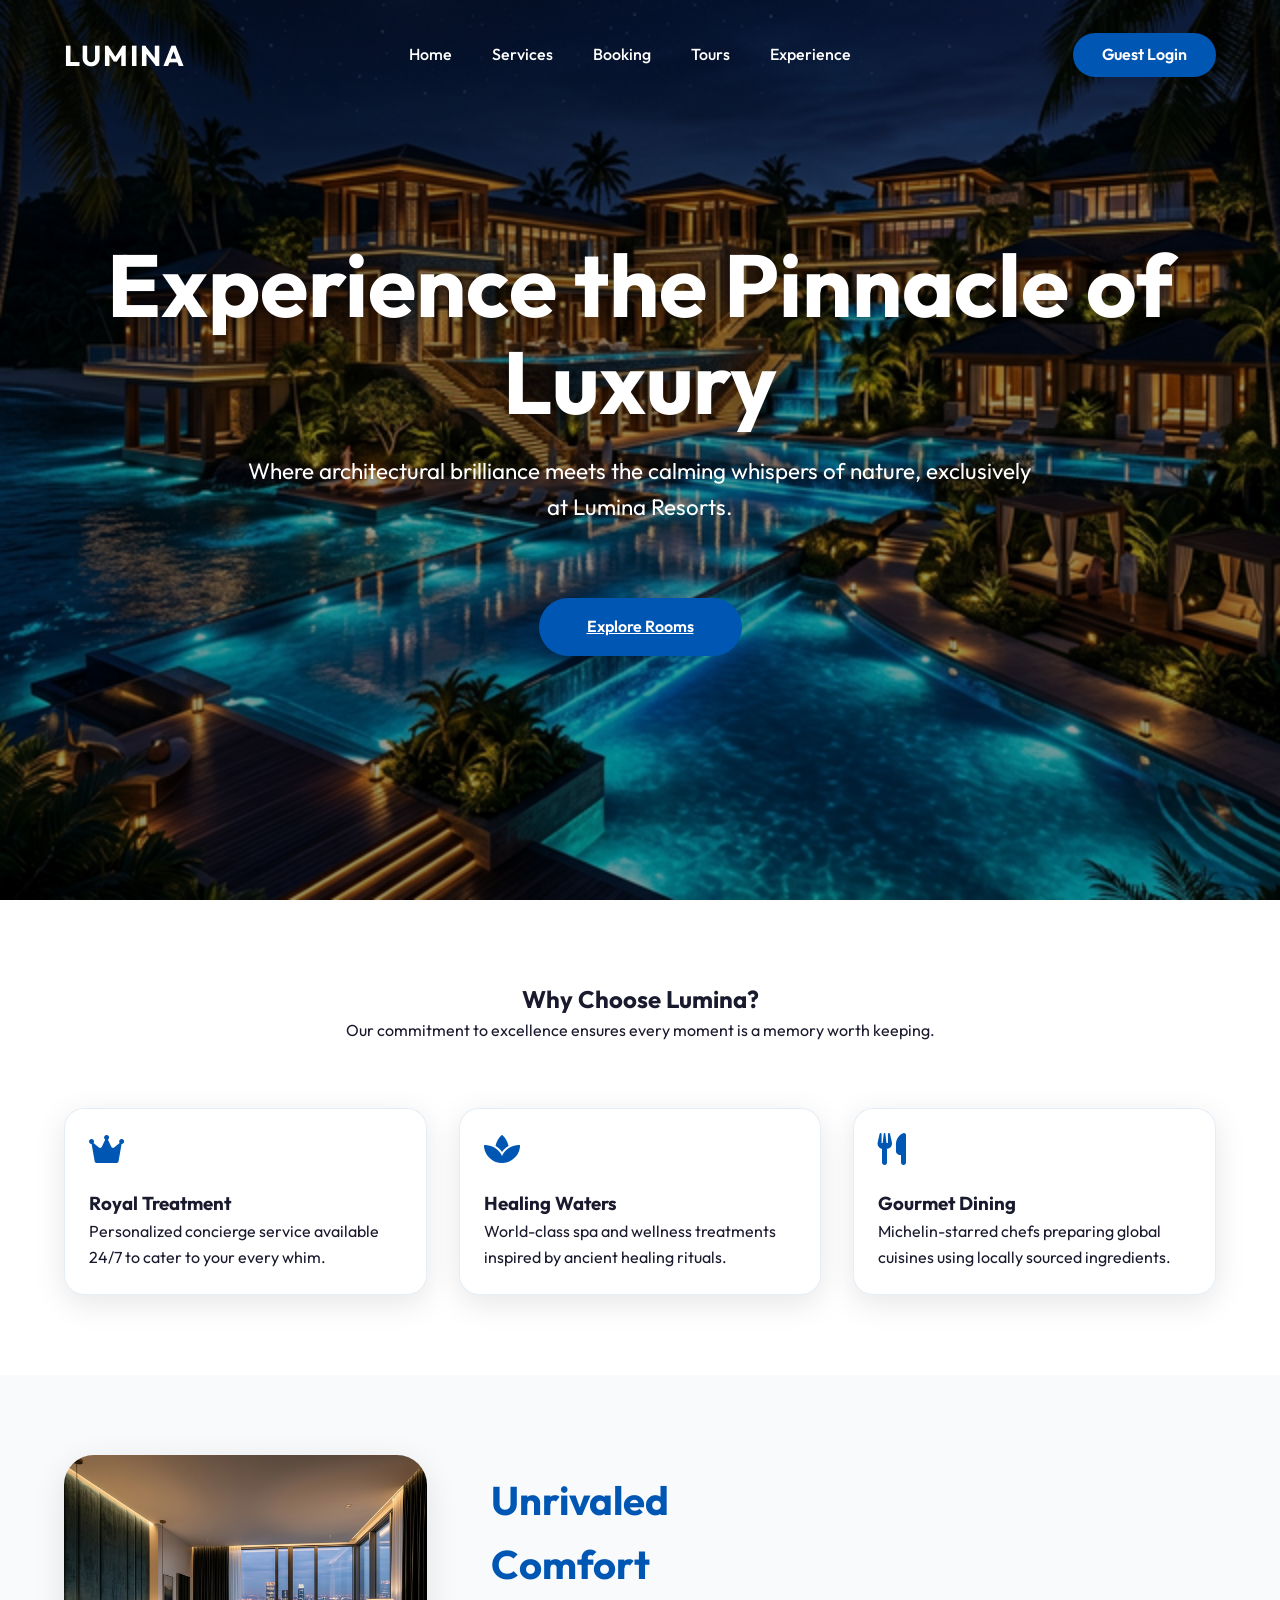
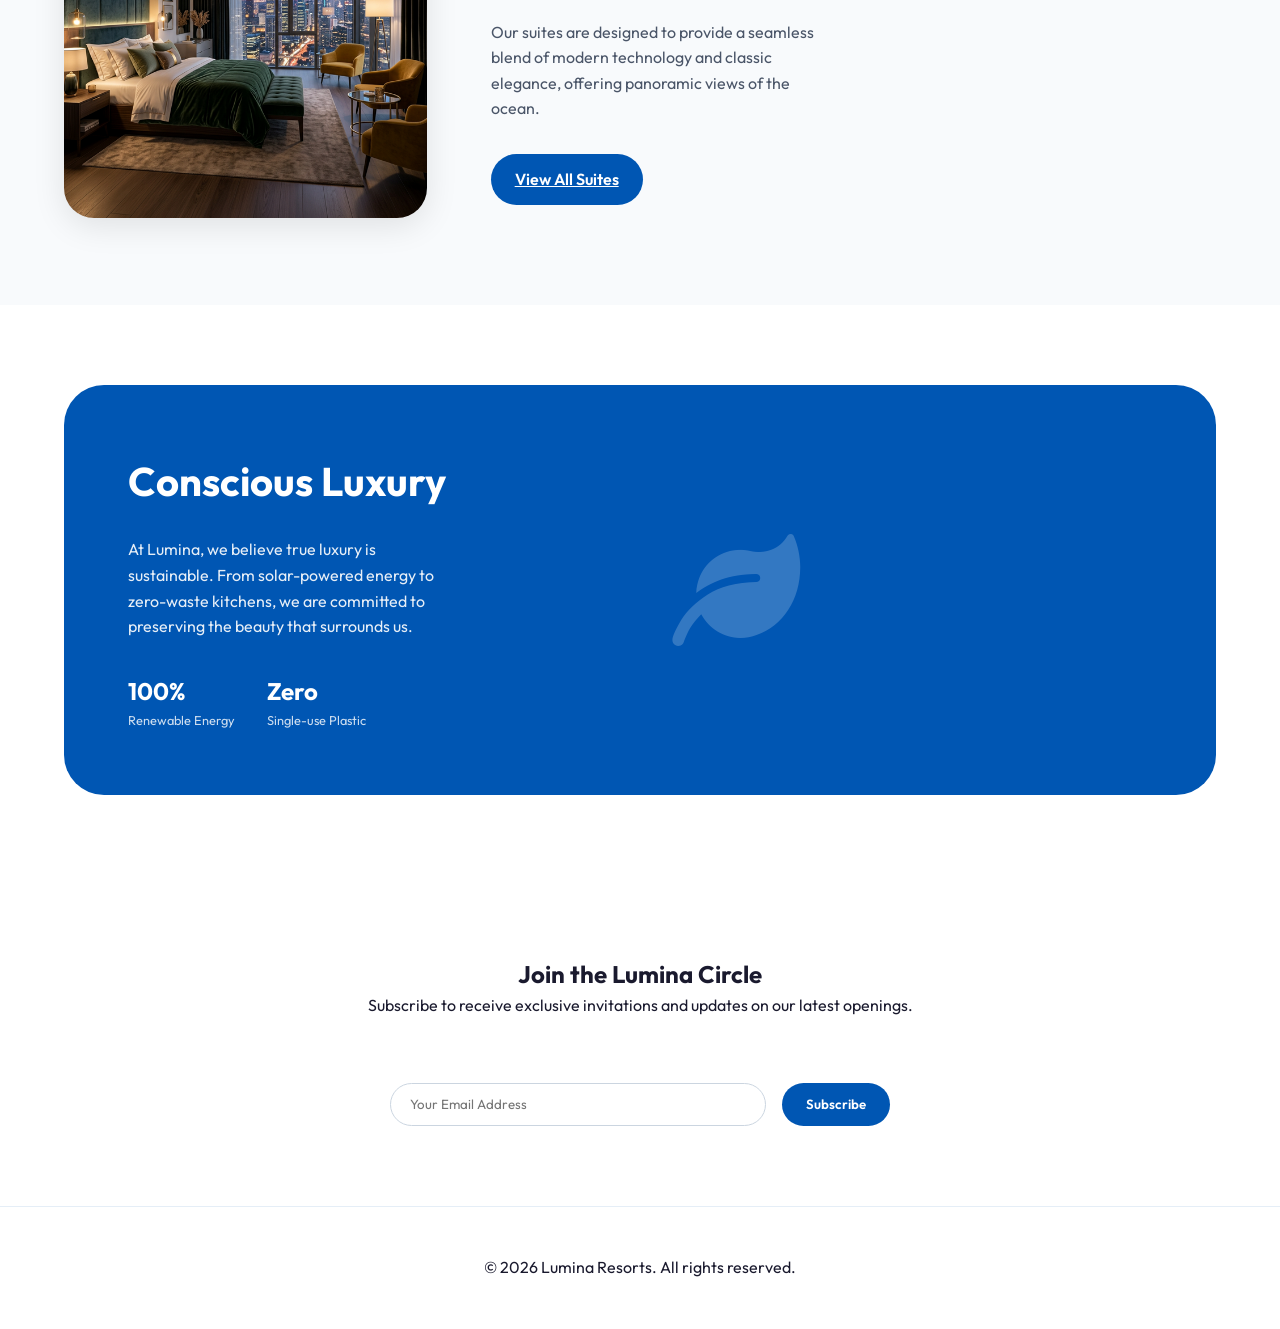
<file: index.html>
<!DOCTYPE html>
<html lang="en">

<head>
    <meta charset="UTF-8">
    <meta name="viewport" content="width=device-width, initial-scale=1.0">
    <title>Lumina Resorts | Ultra Luxury Stay</title>
    <link rel="stylesheet" href="css/style.css">
    <link rel="stylesheet" href="https://cdnjs.cloudflare.com/ajax/libs/font-awesome/6.0.0/css/all.min.css">
</head>

<body class="home-page">
    <nav>


        <a href="index.html" class="logo">LUMINA</a>
        <ul class="nav-links" id="nav-links">
            <li><a href="index.html">Home</a></li>
            <li><a href="services.html">Services</a></li>
            <li><a href="booking.html">Booking</a></li>
            <li><a href="tours.html">Tours</a></li>
            <li><a href="experience.html">Experience</a></li>
        </ul>
        <a href="login.html" class="btn-login">Guest Login</a>
        <div class="hamburger" id="hamburger" onclick="this.classList.toggle('open'); document.getElementById('nav-links').classList.toggle('open');">
            <span></span><span></span><span></span>
        </div>
    </nav>

    <header class="hero">
        <h1>Experience the Pinnacle of Luxury</h1>
        <p>Where architectural brilliance meets the calming whispers of nature, exclusively at Lumina Resorts.</p>
        <div style="margin-top: 2rem;">
            <a href="booking.html" class="btn-primary"
                style="display: inline-block; width: auto; padding: 1rem 3rem;">Explore Rooms</a>
        </div>
    </header>

    <section class="container reveal">
        <div class="section-title">
            <h2>Why Choose Lumina?</h2>
            <p>Our commitment to excellence ensures every moment is a memory worth keeping.</p>
        </div>
        <div class="grid">
            <div class="card reveal">
                <i class="fas fa-crown" style="font-size: 2rem; color: var(--secondary); margin-bottom: 1.5rem;"></i>
                <h3>Royal Treatment</h3>
                <p>Personalized concierge service available 24/7 to cater to your every whim.</p>
            </div>
            <div class="card reveal">
                <i class="fas fa-spa" style="font-size: 2rem; color: var(--secondary); margin-bottom: 1.5rem;"></i>
                <h3>Healing Waters</h3>
                <p>World-class spa and wellness treatments inspired by ancient healing rituals.</p>
            </div>
            <div class="card reveal">
                <i class="fas fa-utensils" style="font-size: 2rem; color: var(--secondary); margin-bottom: 1.5rem;"></i>
                <h3>Gourmet Dining</h3>
                <p>Michelin-starred chefs preparing global cuisines using locally sourced ingredients.</p>
            </div>
        </div>
    </section>


    <section class="container reveal" style="background: #f8fafc;">

        <div class="grid" style="align-items: center;">
            <div class="reveal">
                <img src="assets/room.png" alt="Luxury Suite"
                    style="width: 100%; border-radius: 30px; box-shadow: var(--shadow);">
            </div>
            <div style="padding-left: 2rem;" class="reveal">
                <h2 style="font-size: 2.5rem; color: var(--secondary); margin-bottom: 1.5rem;">Unrivaled Comfort</h2>
                <p style="color: var(--text-muted); margin-bottom: 2rem;">Our suites are designed to provide a seamless
                    blend of modern technology and classic elegance, offering panoramic views of the ocean.</p>
                <a href="booking.html" class="btn-primary" style="display: inline-block; width: auto;">View All
                    Suites</a>
            </div>
        </div>
    </section>

    <section class="container reveal">
        <div class="grid" style="align-items: center; background: var(--secondary); border-radius: 40px; padding: 4rem; color: white;">
            <div>
                <h2 style="font-size: 2.5rem; margin-bottom: 1.5rem; color: white;">Conscious Luxury</h2>
                <p style="margin-bottom: 2rem; opacity: 0.9;">At Lumina, we believe true luxury is sustainable. From solar-powered energy to zero-waste kitchens, we are committed to preserving the beauty that surrounds us.</p>
                <div style="display: flex; gap: 2rem;">
                    <div>
                        <h4 style="font-size: 1.5rem;">100%</h4>
                        <p style="font-size: 0.8rem; opacity: 0.8;">Renewable Energy</p>
                    </div>
                    <div>
                        <h4 style="font-size: 1.5rem;">Zero</h4>
                        <p style="font-size: 0.8rem; opacity: 0.8;">Single-use Plastic</p>
                    </div>
                </div>
            </div>
            <div style="text-align: right;">
                <i class="fas fa-leaf" style="font-size: 8rem; opacity: 0.2;"></i>
            </div>
        </div>
    </section>

    <section class="container reveal" style="text-align: center;">
        <div class="section-title">
            <h2>Join the Lumina Circle</h2>
            <p>Subscribe to receive exclusive invitations and updates on our latest openings.</p>
        </div>
        <div style="max-width: 500px; margin: 0 auto; display: flex; gap: 1rem; flex-wrap: wrap;">
            <input type="email" placeholder="Your Email Address" style="flex: 1;">
            <button class="btn-primary" style="width: auto;">Subscribe</button>
        </div>
    </section>



    <!-- Generic Modal for Contact/Services -->
    <div id="service-modal" class="modal">
        <div class="modal-content">
            <span class="close-modal" onclick="closeModal()">&times;</span>
            <div id="modal-body">
                <!-- Data injected via JS -->
            </div>
        </div>
    </div>

    <footer style="padding: 3rem 5%; text-align: center; border-top: 1px solid var(--glass-border);">

        <p>&copy; 2026 Lumina Resorts. All rights reserved.</p>
    </footer>

    <script src="js/main.js"></script>
</body>

</html>
</file>
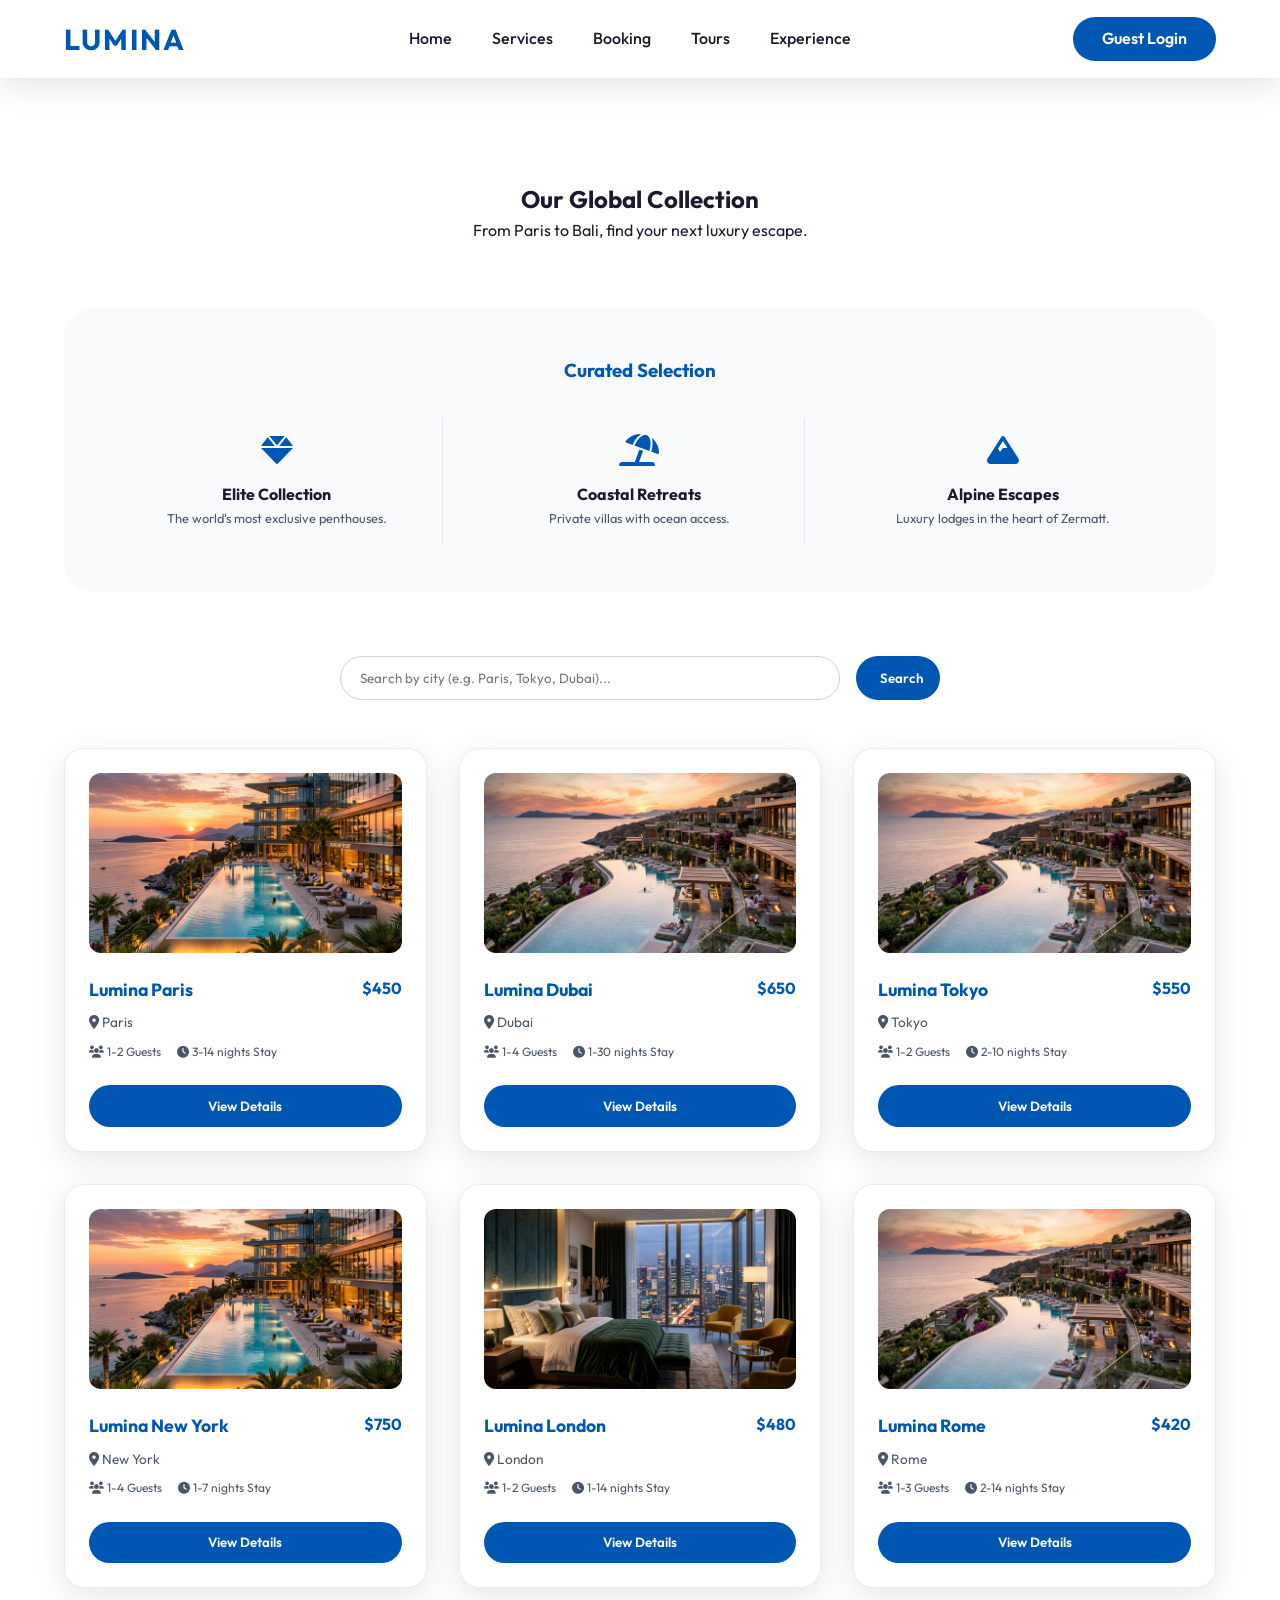
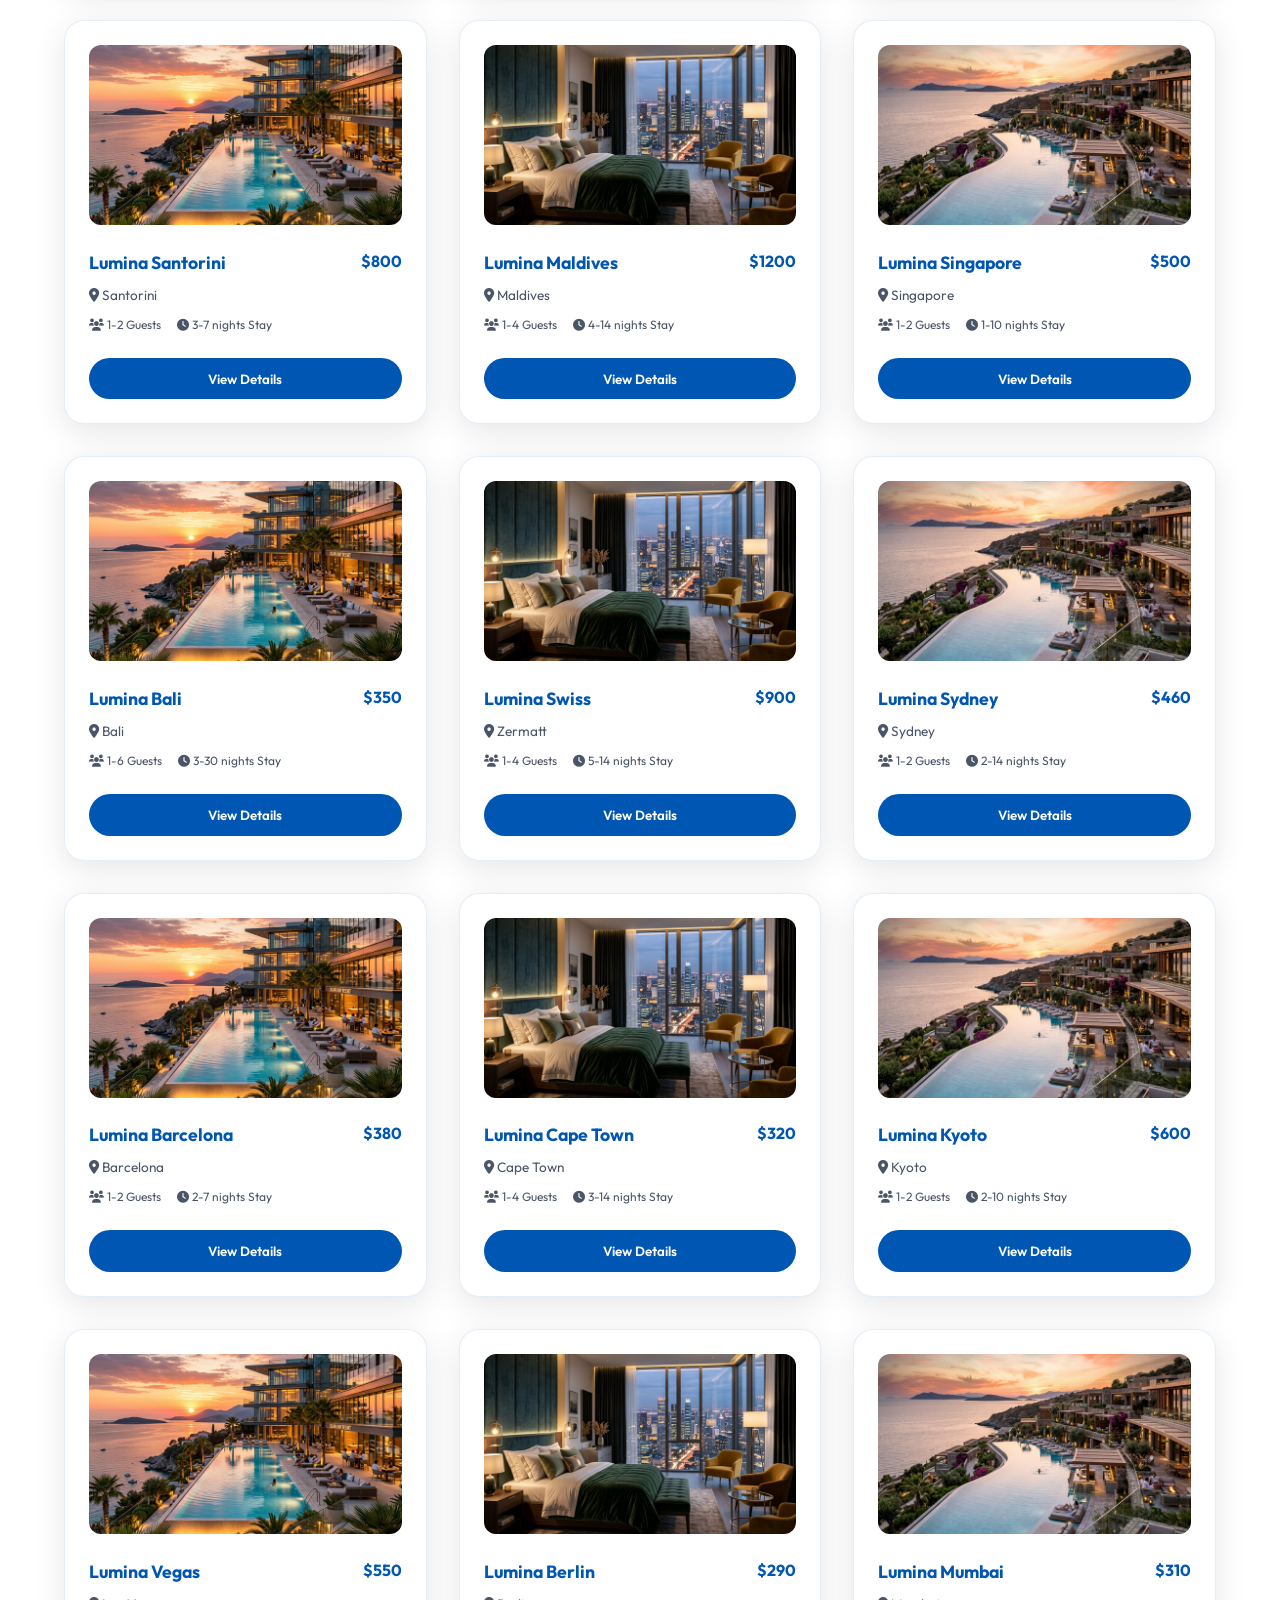
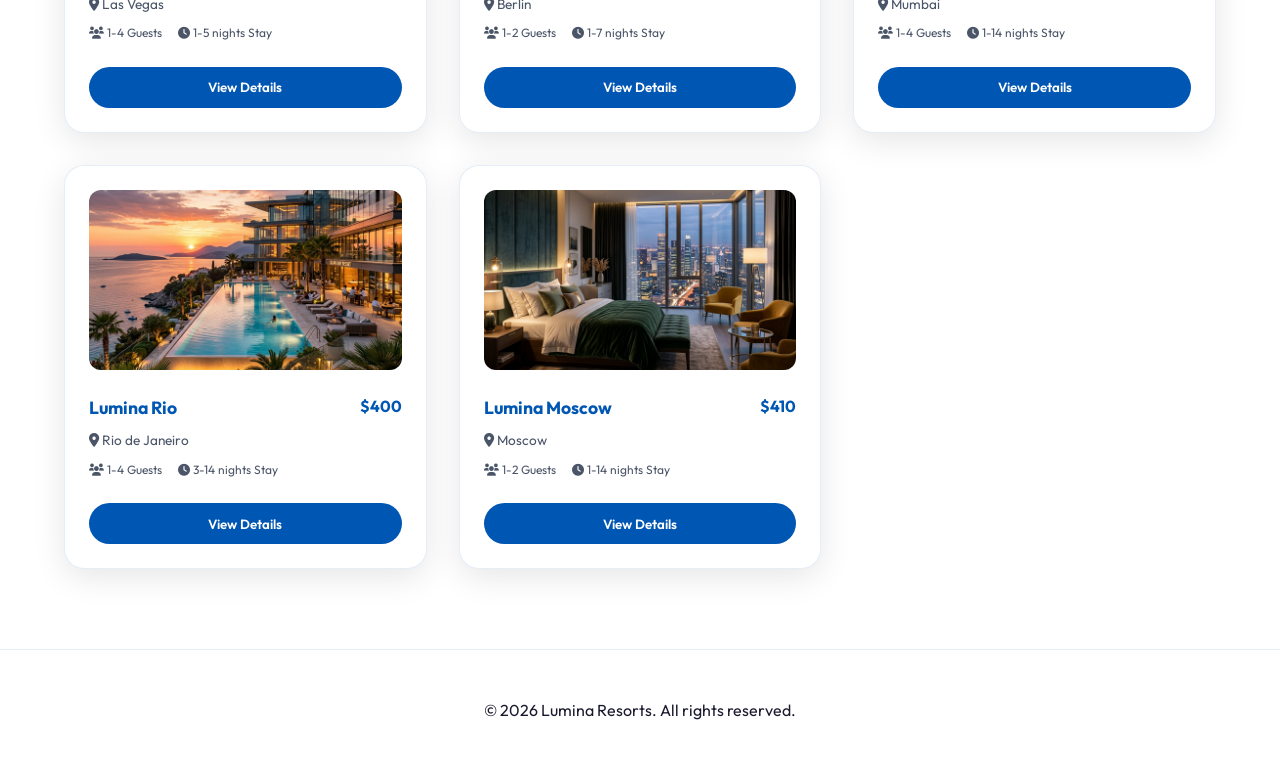
<file: booking.html>
<!DOCTYPE html>
<html lang="en">

<head>
    <meta charset="UTF-8">
    <meta name="viewport" content="width=device-width, initial-scale=1.0">
    <title>Explore Hotels | Lumina Resorts</title>
    <link rel="stylesheet" href="css/style.css">
    <link rel="stylesheet" href="https://cdnjs.cloudflare.com/ajax/libs/font-awesome/6.0.0/css/all.min.css">
</head>

<body>
    <nav>


        <a href="index.html" class="logo">LUMINA</a>
        <ul class="nav-links" id="nav-links">
            <li><a href="index.html">Home</a></li>
            <li><a href="services.html">Services</a></li>
            <li><a href="booking.html">Booking</a></li>
            <li><a href="tours.html">Tours</a></li>
            <li><a href="experience.html">Experience</a></li>
        </ul>
        <a href="login.html" class="btn-login">Guest Login</a>
        <div class="hamburger" id="hamburger" onclick="this.classList.toggle('open'); document.getElementById('nav-links').classList.toggle('open');">
            <span></span><span></span><span></span>
        </div>
    </nav>

    <div style="height: 100px;"></div>

    <section class="container reveal">
        <div id="user-greeting"></div>
        <div class="section-title">
            <h2>Our Global Collection</h2>
            <p>From Paris to Bali, find your next luxury escape.</p>
        </div>

        <div style="background: #f8fafc; padding: 3rem; border-radius: 30px; margin-bottom: 4rem;" class="reveal">

            <h3 style="margin-bottom: 2rem; color: var(--secondary); text-align: center;">Curated Selection</h3>
            <div class="grid" style="grid-template-columns: repeat(auto-fit, minmax(250px, 1fr));">
                <div style="text-align: center; padding: 1rem; border-right: 1px solid var(--glass-border);">
                    <i class="fas fa-gem" style="font-size: 2rem; color: var(--secondary); margin-bottom: 1rem;"></i>
                    <h4>Elite Collection</h4>
                    <p style="font-size: 0.8rem; color: var(--text-muted);">The world's most exclusive penthouses.</p>
                </div>
                <div style="text-align: center; padding: 1rem; border-right: 1px solid var(--glass-border);">
                    <i class="fas fa-umbrella-beach" style="font-size: 2rem; color: var(--secondary); margin-bottom: 1rem;"></i>
                    <h4>Coastal Retreats</h4>
                    <p style="font-size: 0.8rem; color: var(--text-muted);">Private villas with ocean access.</p>
                </div>
                <div style="text-align: center; padding: 1rem;">
                    <i class="fas fa-mountain" style="font-size: 2rem; color: var(--secondary); margin-bottom: 1rem;"></i>
                    <h4>Alpine Escapes</h4>
                    <p style="font-size: 0.8rem; color: var(--text-muted);">Luxury lodges in the heart of Zermatt.</p>
                </div>
            </div>
        </div>

        <!-- Filter Bar -->

        <div class="filter-bar">
            <div class="form-group search-input">
                <input type="text" id="city-search" placeholder="Search by city (e.g. Paris, Tokyo, Dubai)...">
            </div>
            <button class="btn-primary" style="width: auto;">Search</button>
        </div>

        <!-- Hotels Grid -->
        <div id="hotels-grid" class="grid">
            <!-- Cards will be injected by main.js -->
        </div>
    </section>

    <!-- Detailed Hotel Modal -->
    <div id="hotel-modal" class="modal">
        <div class="modal-content">
            <span class="close-modal" onclick="closeModal()">&times;</span>
            <div id="modal-body">
                <!-- Data injected via JS -->
            </div>
        </div>
    </div>

    <footer style="padding: 3rem 5%; text-align: center; border-top: 1px solid var(--glass-border);">
        <p>&copy; 2026 Lumina Resorts. All rights reserved.</p>
    </footer>

    <script src="js/main.js"></script>
</body>

</html>
</file>
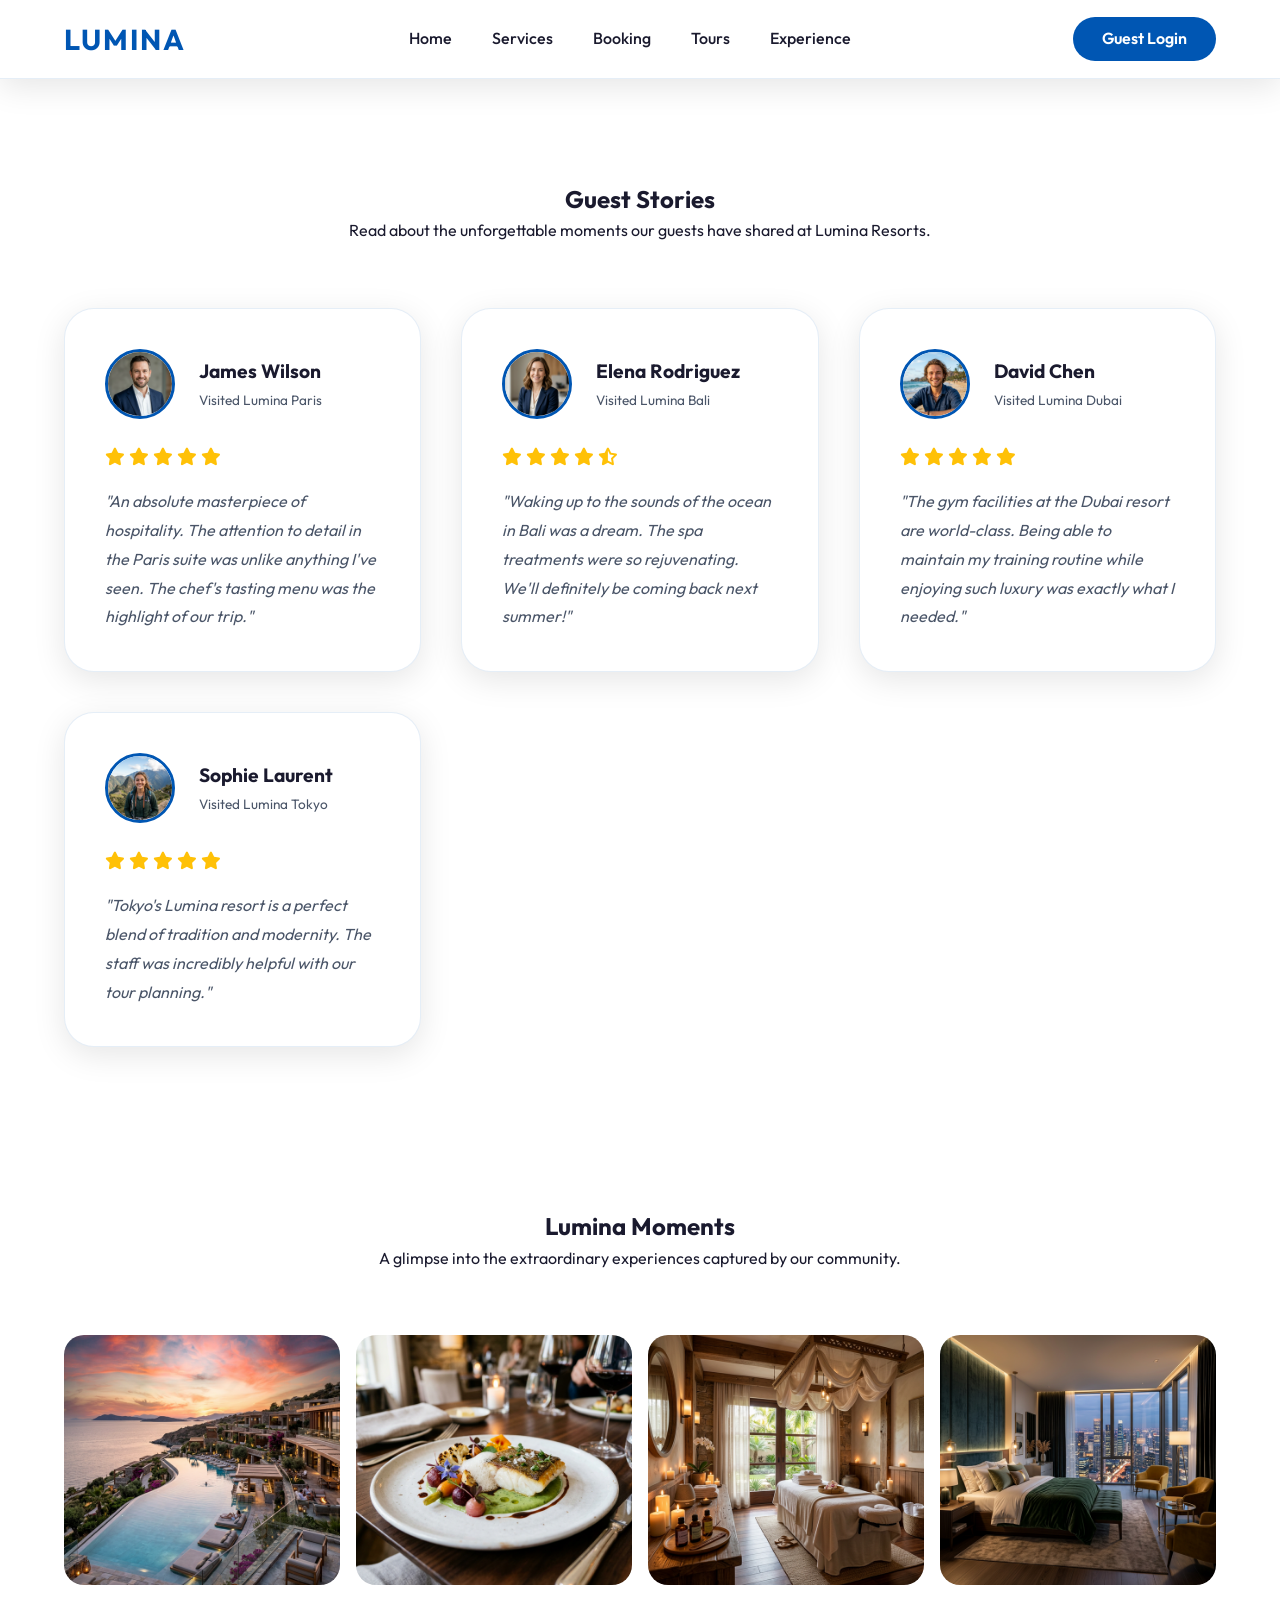
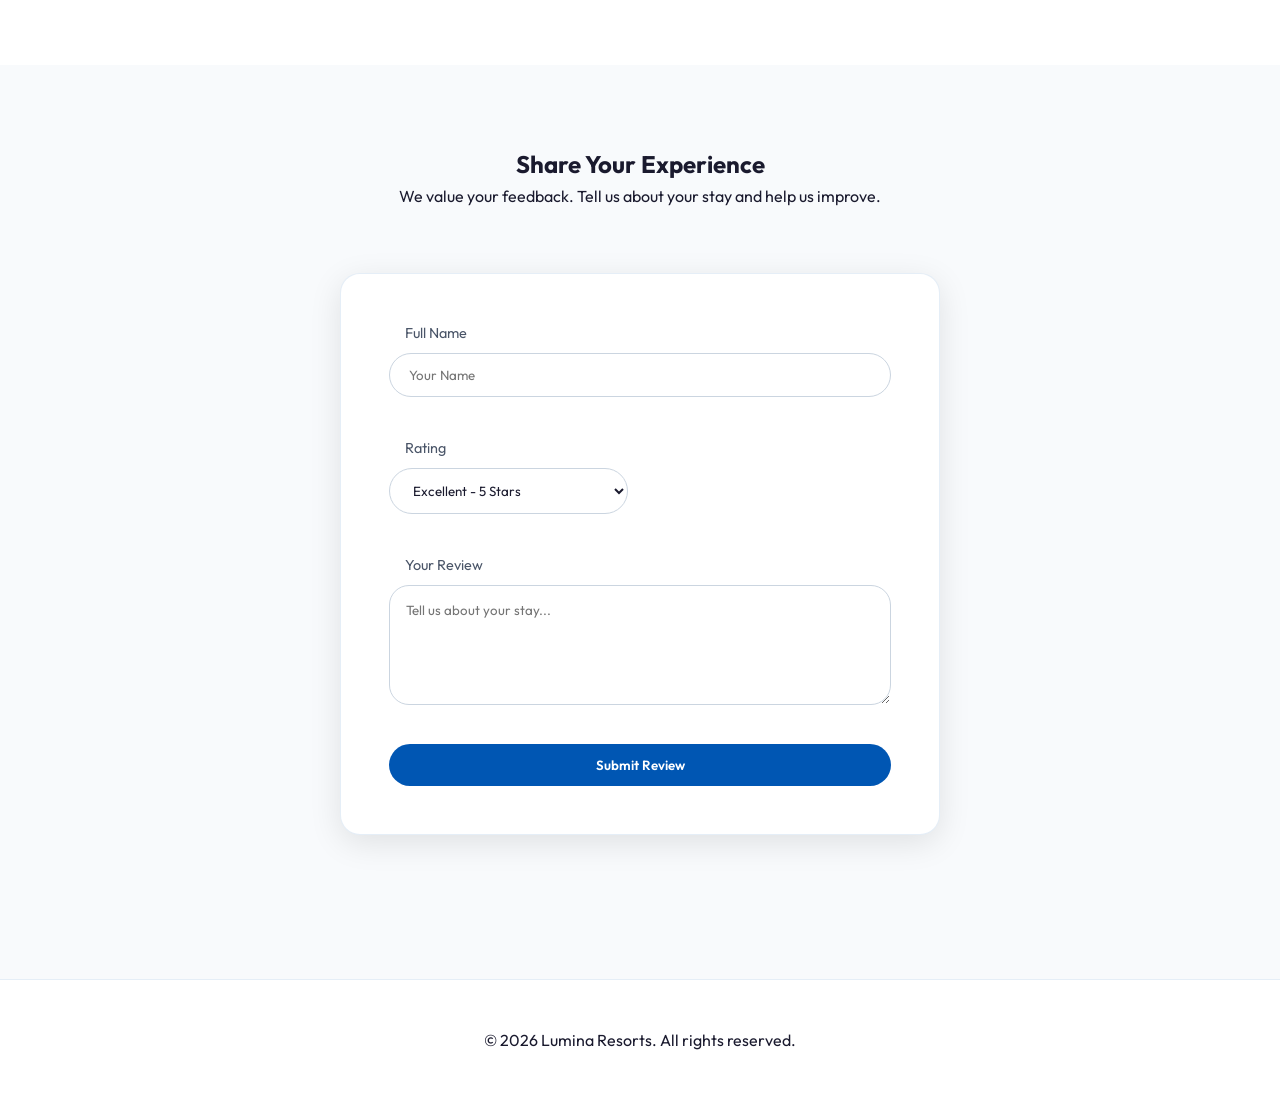
<file: experience.html>
<!DOCTYPE html>
<html lang="en">

<head>
    <meta charset="UTF-8">
    <meta name="viewport" content="width=device-width, initial-scale=1.0">
    <title>Guest Experiences | Lumina Resorts</title>
    <link rel="stylesheet" href="css/style.css">
    <link rel="stylesheet" href="https://cdnjs.cloudflare.com/ajax/libs/font-awesome/6.0.0/css/all.min.css">
</head>

<body>
    <nav>


        <a href="index.html" class="logo">LUMINA</a>
        <ul class="nav-links" id="nav-links">
            <li><a href="index.html">Home</a></li>
            <li><a href="services.html">Services</a></li>
            <li><a href="booking.html">Booking</a></li>
            <li><a href="tours.html">Tours</a></li>
            <li><a href="experience.html">Experience</a></li>
        </ul>
        <a href="login.html" class="btn-login">Guest Login</a>
        <div class="hamburger" id="hamburger" onclick="this.classList.toggle('open'); document.getElementById('nav-links').classList.toggle('open');">
            <span></span><span></span><span></span>
        </div>
    </nav>

    <div style="height: 100px;"></div>

    <section class="container reveal">
        <div class="section-title">
            <h2>Guest Stories</h2>
            <p>Read about the unforgettable moments our guests have shared at Lumina Resorts.</p>
        </div>


        <div id="reviews-grid" class="review-grid">
            <!-- Review 1 -->
            <div class="review-card reveal">
                <div class="profile-header">
                    <img src="assets/male1.png" alt="James Wilson" class="profile-img">
                    <div class="profile-info">
                        <h4>James Wilson</h4>
                        <span>Visited Lumina Paris</span>
                    </div>
                </div>
                <div class="rating">
                    <i class="fas fa-star"></i>
                    <i class="fas fa-star"></i>
                    <i class="fas fa-star"></i>
                    <i class="fas fa-star"></i>
                    <i class="fas fa-star"></i>
                </div>
                <p class="review-text">"An absolute masterpiece of hospitality. The attention to detail in the Paris suite was unlike anything I've seen. The chef's tasting menu was the highlight of our trip."</p>
            </div>

            <!-- Review 2 -->
            <div class="review-card reveal">
                <div class="profile-header">
                    <img src="assets/female1.png" alt="Elena Rodriguez" class="profile-img">
                    <div class="profile-info">
                        <h4>Elena Rodriguez</h4>
                        <span>Visited Lumina Bali</span>
                    </div>
                </div>
                <div class="rating">
                    <i class="fas fa-star"></i>
                    <i class="fas fa-star"></i>
                    <i class="fas fa-star"></i>
                    <i class="fas fa-star"></i>
                    <i class="fas fa-star-half-alt"></i>
                </div>
                <p class="review-text">"Waking up to the sounds of the ocean in Bali was a dream. The spa treatments were so rejuvenating. We'll definitely be coming back next summer!"</p>
            </div>

            <!-- Review 3 -->
            <div class="review-card reveal">
                <div class="profile-header">
                    <img src="assets/male2.png" alt="David Chen" class="profile-img">
                    <div class="profile-info">
                        <h4>David Chen</h4>
                        <span>Visited Lumina Dubai</span>
                    </div>
                </div>
                <div class="rating">
                    <i class="fas fa-star"></i>
                    <i class="fas fa-star"></i>
                    <i class="fas fa-star"></i>
                    <i class="fas fa-star"></i>
                    <i class="fas fa-star"></i>
                </div>
                <p class="review-text">"The gym facilities at the Dubai resort are world-class. Being able to maintain my training routine while enjoying such luxury was exactly what I needed."</p>
            </div>

            <!-- Review 4 -->
            <div class="review-card reveal">
                <div class="profile-header">
                    <img src="assets/female2.png" alt="Sophie Laurent" class="profile-img">
                    <div class="profile-info">
                        <h4>Sophie Laurent</h4>
                        <span>Visited Lumina Tokyo</span>
                    </div>
                </div>
                <div class="rating">
                    <i class="fas fa-star"></i>
                    <i class="fas fa-star"></i>
                    <i class="fas fa-star"></i>
                    <i class="fas fa-star"></i>
                    <i class="fas fa-star"></i>
                </div>
                <p class="review-text">"Tokyo's Lumina resort is a perfect blend of tradition and modernity. The staff was incredibly helpful with our tour planning."</p>
            </div>
        </div>
    </section>

    <section class="container reveal">
        <div class="section-title">
            <h2>Lumina Moments</h2>
            <p>A glimpse into the extraordinary experiences captured by our community.</p>
        </div>
        <div class="grid gallery-grid" style="grid-template-columns: repeat(4, 1fr); gap: 1rem;">
            <div class="reveal" style="height: 250px; overflow: hidden; border-radius: 20px;">
                <img src="assets/resort_gallery.png" alt="Gallery 1" style="width: 100%; height: 100%; object-fit: cover; transition: transform 0.5s ease;" onmouseover="this.style.transform='scale(1.1)'" onmouseout="this.style.transform='scale(1)'">
            </div>
            <div class="reveal" style="height: 250px; overflow: hidden; border-radius: 20px;">
                <img src="assets/dish1.png" alt="Gallery 2" style="width: 100%; height: 100%; object-fit: cover; transition: transform 0.5s ease;" onmouseover="this.style.transform='scale(1.1)'" onmouseout="this.style.transform='scale(1)'">
            </div>
            <div class="reveal" style="height: 250px; overflow: hidden; border-radius: 20px;">
                <img src="assets/spa.png" alt="Gallery 3" style="width: 100%; height: 100%; object-fit: cover; transition: transform 0.5s ease;" onmouseover="this.style.transform='scale(1.1)'" onmouseout="this.style.transform='scale(1)'">
            </div>
            <div class="reveal" style="height: 250px; overflow: hidden; border-radius: 20px;">
                <img src="assets/room.png" alt="Gallery 4" style="width: 100%; height: 100%; object-fit: cover; transition: transform 0.5s ease;" onmouseover="this.style.transform='scale(1.1)'" onmouseout="this.style.transform='scale(1)'">
            </div>
        </div>
    </section>

    <!-- Rating Section -->

    <section class="container reveal" style="background: #f8fafc;">

        <div class="section-title">
            <h2>Share Your Experience</h2>
            <p>We value your feedback. Tell us about your stay and help us improve.</p>
        </div>

        <div class="card rating-form-card reveal">

            <form id="review-form">
                <div class="input-grid">
                    <div class="input-group full-width">
                        <label>Full Name</label>
                        <input type="text" placeholder="Your Name" required>
                    </div>
                </div>
                <div class="input-grid">
                    <div class="input-group">
                        <label>Rating</label>
                        <select required>
                            <option value="5">Excellent - 5 Stars</option>
                            <option value="4">Great - 4 Stars</option>
                            <option value="3">Average - 3 Stars</option>
                            <option value="2">Poor - 2 Stars</option>
                            <option value="1">Bad - 1 Star</option>
                        </select>
                    </div>
                </div>
                <div class="input-group full-width">
                    <label>Your Review</label>
                    <textarea placeholder="Tell us about your stay..." required></textarea>
                </div>
                <button type="submit" class="btn-primary" style="width: 100%; margin-top: 1rem;">Submit Review</button>
            </form>
        </div>
    </section>

    <!-- Generic Modal for Contact/Services -->
    <div id="service-modal" class="modal">
        <div class="modal-content">
            <span class="close-modal" onclick="closeModal()">&times;</span>
            <div id="modal-body">
                <!-- Data injected via JS -->
            </div>
        </div>
    </div>

    <footer style="padding: 3rem 5%; text-align: center; border-top: 1px solid var(--glass-border);">

        <p>&copy; 2026 Lumina Resorts. All rights reserved.</p>
    </footer>

    <script src="js/main.js"></script>
    <script>
        document.getElementById('review-form').onsubmit = function(e) {
            e.preventDefault();
            alert('Thank you for your feedback! It will be visible after moderation.');
            this.reset();
        };
    </script>
</body>

</html>
</file>
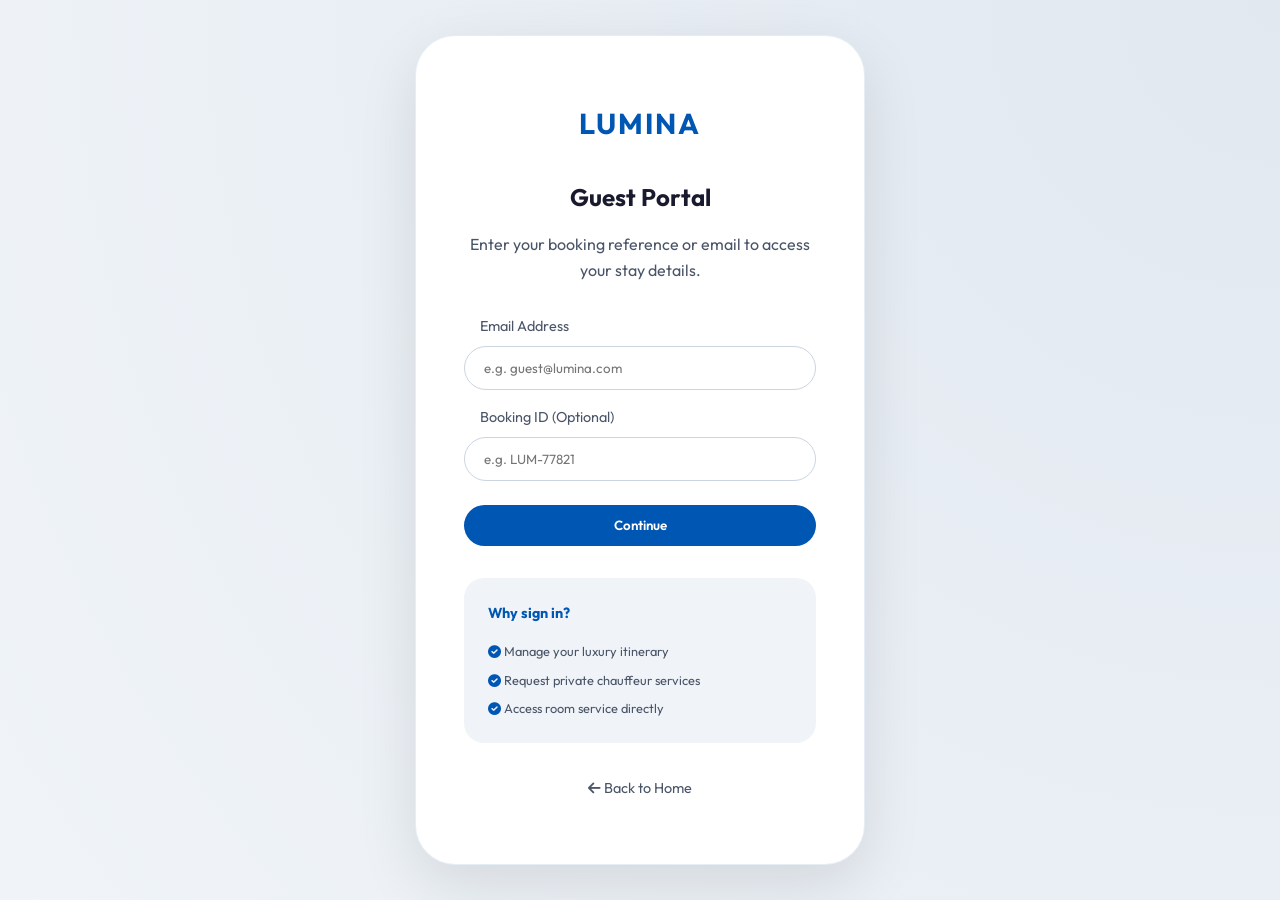
<file: login.html>
<!DOCTYPE html>
<html lang="en">

<head>
    <meta charset="UTF-8">
    <meta name="viewport" content="width=device-width, initial-scale=1.0">
    <title>Guest Login | Lumina Resorts</title>
    <link rel="stylesheet" href="css/style.css">
    <link rel="stylesheet" href="https://cdnjs.cloudflare.com/ajax/libs/font-awesome/6.0.0/css/all.min.css">
</head>

<body>
    <div class="login-container">
        <div class="login-card reveal">

            <a href="index.html" class="logo" style="display: block; margin-bottom: 2rem;">LUMINA</a>
            <h2 style="margin-bottom: 1rem;">Guest Portal</h2>
            <p style="color: var(--text-muted); margin-bottom: 2rem;">Enter your booking reference or email to access your stay details.</p>

            <form id="login-form">
                <div class="input-group">
                    <label>Email Address</label>
                    <input type="email" id="login-email" placeholder="e.g. guest@lumina.com" required>
                </div>
                <div class="input-group">
                    <label>Booking ID (Optional)</label>
                    <input type="text" placeholder="e.g. LUM-77821">
                </div>
                <button type="submit" class="btn-primary" style="width: 100%; margin-top: 0.5rem;">Continue</button>
            </form>

            <div style="margin-top: 2rem; text-align: left; background: var(--accent); padding: 1.5rem; border-radius: 20px;">
                <h4 style="margin-bottom: 1rem; font-size: 0.9rem; color: var(--secondary);">Why sign in?</h4>
                <ul style="list-style: none; font-size: 0.8rem; color: var(--text-muted);">
                    <li style="margin-bottom: 0.5rem;"><i class="fas fa-check-circle" style="color: var(--secondary);"></i> Manage your luxury itinerary</li>
                    <li style="margin-bottom: 0.5rem;"><i class="fas fa-check-circle" style="color: var(--secondary);"></i> Request private chauffeur services</li>
                    <li><i class="fas fa-check-circle" style="color: var(--secondary);"></i> Access room service directly</li>
                </ul>
            </div>

            <div style="margin-top: 2rem;">
                <a href="index.html" style="color: var(--text-muted); text-decoration: none; font-size: 0.9rem;">
                    <i class="fas fa-arrow-left"></i> Back to Home
                </a>
            </div>

        </div>
    </div>

    <script src="js/main.js"></script>
</body>

</html>
</file>
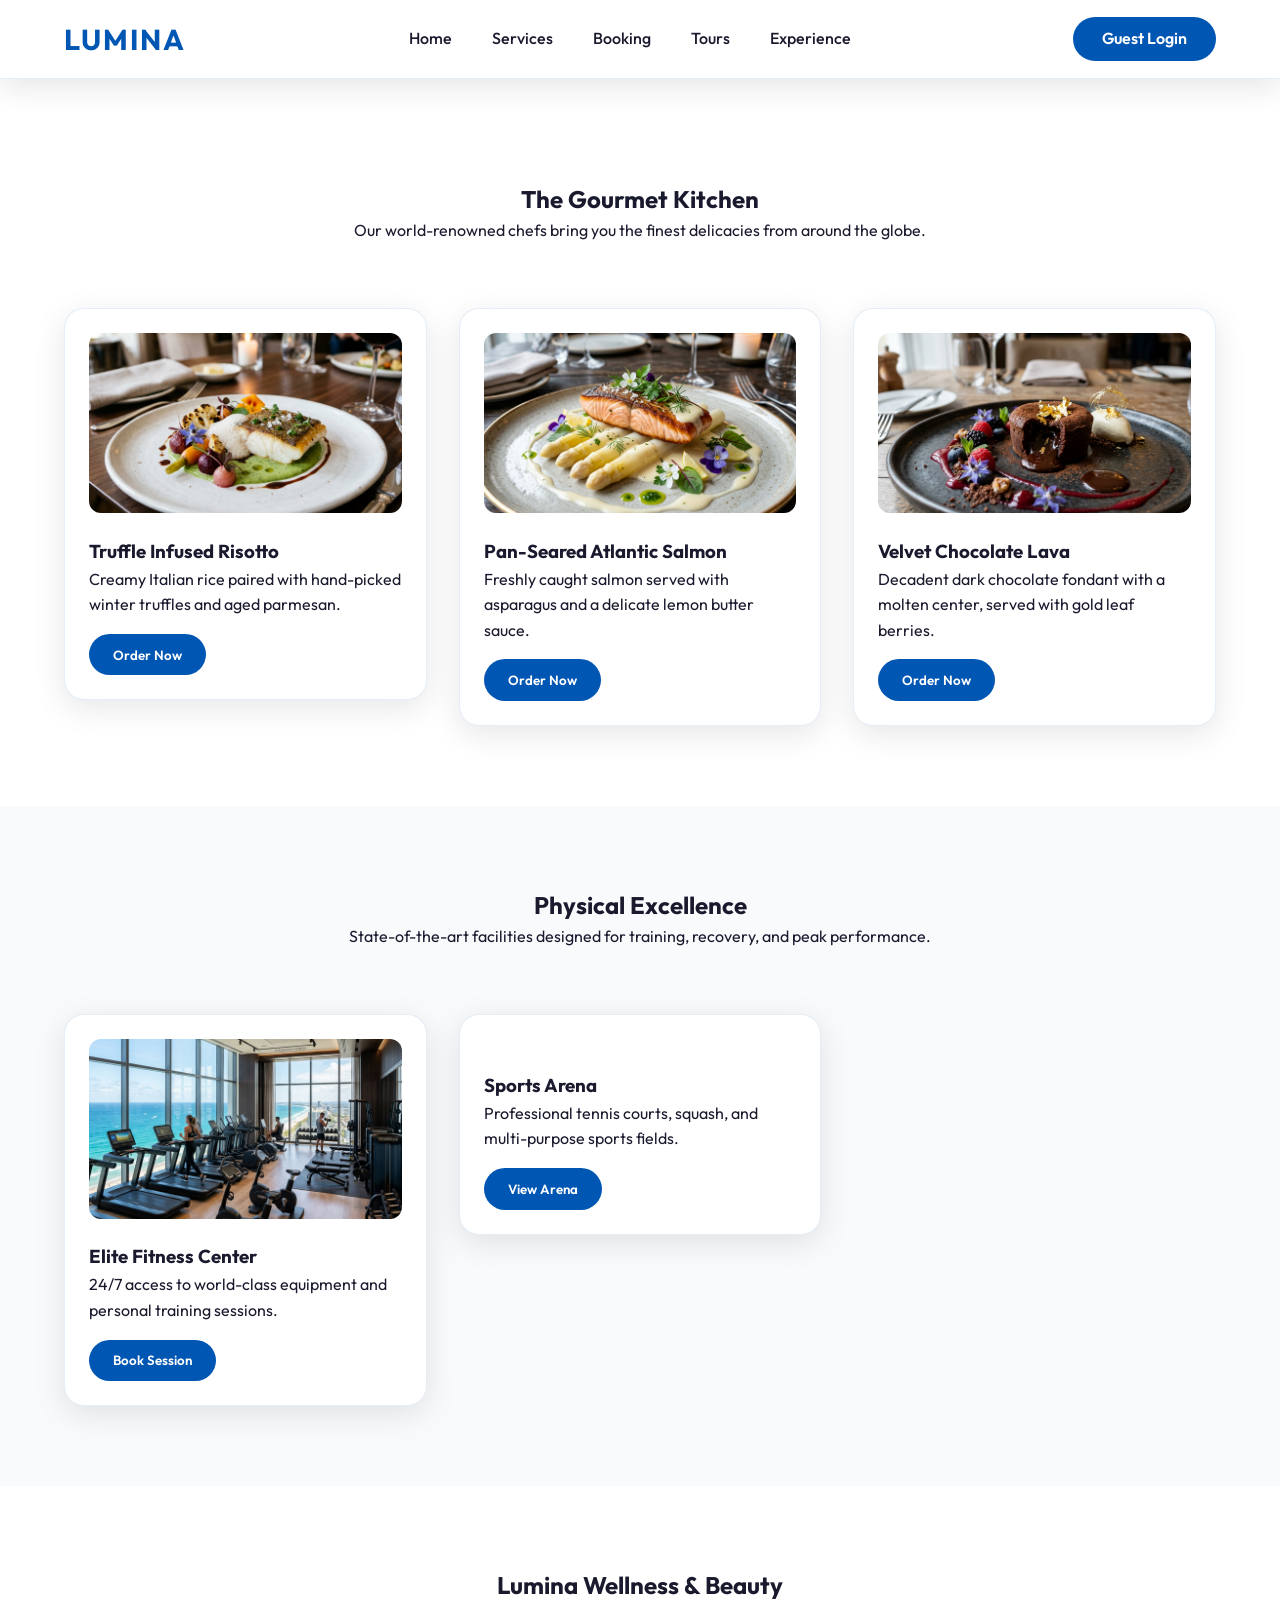
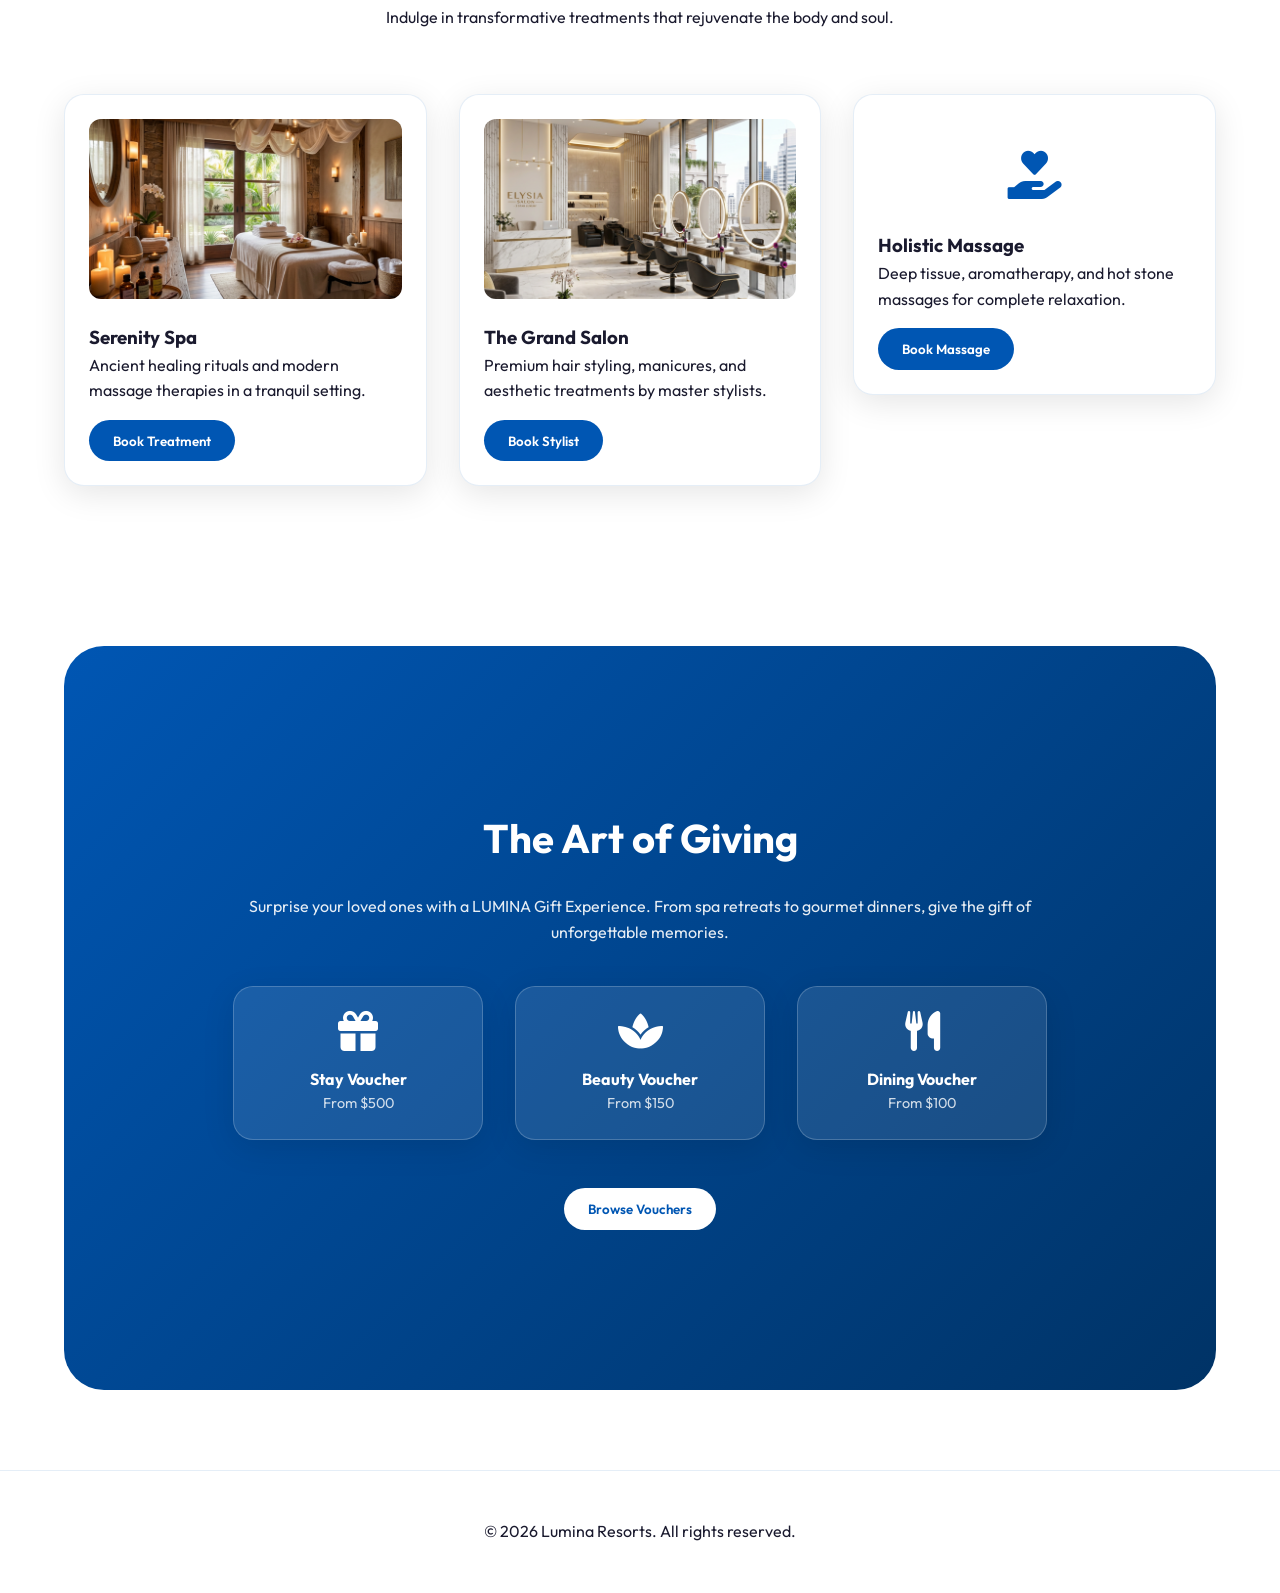
<file: services.html>
<!DOCTYPE html>
<html lang="en">

<head>
    <meta charset="UTF-8">
    <meta name="viewport" content="width=device-width, initial-scale=1.0">
    <title>Services | Lumina Resorts</title>
    <link rel="stylesheet" href="css/style.css">
    <link rel="stylesheet" href="https://cdnjs.cloudflare.com/ajax/libs/font-awesome/6.0.0/css/all.min.css">
</head>

<body>
    <nav>


        <a href="index.html" class="logo">LUMINA</a>
        <ul class="nav-links" id="nav-links">
            <li><a href="index.html">Home</a></li>
            <li><a href="services.html">Services</a></li>
            <li><a href="booking.html">Booking</a></li>
            <li><a href="tours.html">Tours</a></li>
            <li><a href="experience.html">Experience</a></li>
        </ul>
        <a href="login.html" class="btn-login">Guest Login</a>
        <div class="hamburger" id="hamburger" onclick="this.classList.toggle('open'); document.getElementById('nav-links').classList.toggle('open');">
            <span></span><span></span><span></span>
        </div>
    </nav>

    <div style="height: 100px;"></div> <!-- Spacer for fixed nav -->

    <section class="container reveal">
        <div class="section-title">
            <h2>The Gourmet Kitchen</h2>
            <p>Our world-renowned chefs bring you the finest delicacies from around the globe.</p>
        </div>

        <div class="grid">
            <div class="card reveal">
                <img src="assets/dish1.png" alt="Signature Dish 1">
                <h3>Truffle Infused Risotto</h3>
                <p>Creamy Italian rice paired with hand-picked winter truffles and aged parmesan.</p>
                <button class="btn-primary" onclick="bookService('Chef Selection')" style="margin-top: 1rem;">Order Now</button>
            </div>
            <div class="card reveal">
                <img src="assets/dish2.png" alt="Signature Dish 2">
                <h3>Pan-Seared Atlantic Salmon</h3>
                <p>Freshly caught salmon served with asparagus and a delicate lemon butter sauce.</p>
                <button class="btn-primary" onclick="bookService('Chef Selection')" style="margin-top: 1rem;">Order Now</button>
            </div>
            <div class="card reveal">
                <img src="assets/dish3.png" alt="Signature Dish 3">
                <h3>Velvet Chocolate Lava</h3>
                <p>Decadent dark chocolate fondant with a molten center, served with gold leaf berries.</p>
                <button class="btn-primary" onclick="bookService('Chef Selection')" style="margin-top: 1rem;">Order Now</button>
            </div>
        </div>
    </section>

    <section class="container reveal" style="background: #f8fafc;">

        <div class="section-title">
            <h2>Physical Excellence</h2>
            <p>State-of-the-art facilities designed for training, recovery, and peak performance.</p>
        </div>

        <div class="grid">
            <div class="card reveal">
                <img src="assets/gym.png" alt="Royal Gym">
                <h3>Elite Fitness Center</h3>
                <p>24/7 access to world-class equipment and personal training sessions.</p>
                <button class="btn-primary" onclick="bookService('Gym Training')" style="margin-top: 1rem;">Book Session</button>
            </div>
            <div class="card reveal">
                <i class="fas fa-tennis-ball" style="font-size: 3rem; color: var(--secondary); margin: 2rem 0; text-align: center; display: block;"></i>
                <h3>Sports Arena</h3>
                <p>Professional tennis courts, squash, and multi-purpose sports fields.</p>
                <button class="btn-primary" onclick="bookService('Sports')" style="margin-top: 1rem;">View Arena</button>
            </div>
        </div>
    </section>

    <section class="container reveal">
        <div class="section-title">
            <h2>Lumina Wellness & Beauty</h2>
            <p>Indulge in transformative treatments that rejuvenate the body and soul.</p>
        </div>

        <div class="grid">
            <div class="card reveal">
                <img src="assets/spa.png" alt="Luxury Spa">
                <h3>Serenity Spa</h3>
                <p>Ancient healing rituals and modern massage therapies in a tranquil setting.</p>
                <button class="btn-primary" onclick="bookService('Spa')" style="margin-top: 1rem;">Book Treatment</button>
            </div>
            <div class="card reveal">
                <img src="assets/salon.png" alt="Luxury Salon">
                <h3>The Grand Salon</h3>
                <p>Premium hair styling, manicures, and aesthetic treatments by master stylists.</p>
                <button class="btn-primary" onclick="bookService('Salon')" style="margin-top: 1rem;">Book Stylist</button>
            </div>
            <div class="card reveal">
                <i class="fas fa-hand-holding-heart" style="font-size: 3rem; color: var(--secondary); margin: 2rem 0; text-align: center; display: block;"></i>
                <h3>Holistic Massage</h3>
                <p>Deep tissue, aromatherapy, and hot stone massages for complete relaxation.</p>
                <button class="btn-primary" onclick="bookService('Massage')" style="margin-top: 1rem;">Book Massage</button>
            </div>
        </div>
    </section>

    <section class="container reveal" style="text-align: center; background: linear-gradient(135deg, var(--secondary), #003366); color: white; border-radius: 40px; margin: 5rem 5%;">

        <div style="padding: 5rem;">
            <h2 style="font-size: 2.5rem; margin-bottom: 1.5rem; color: white;">The Art of Giving</h2>
            <p style="margin-bottom: 2.5rem; opacity: 0.9;">Surprise your loved ones with a LUMINA Gift Experience. From spa retreats to gourmet dinners, give the gift of unforgettable memories.</p>
            <div style="display: flex; justify-content: center; gap: 2rem; flex-wrap: wrap;">
                <div class="card reveal" style="background: rgba(255,255,255,0.1); color: white; border-color: rgba(255,255,255,0.2); width: 250px;">
                    <i class="fas fa-gift" style="font-size: 2.5rem; margin-bottom: 1rem;"></i>
                    <h4 style="color: white;">Stay Voucher</h4>
                    <p style="color: white; opacity: 0.8; font-size: 0.9rem;">From $500</p>
                </div>
                <div class="card reveal" style="background: rgba(255,255,255,0.1); color: white; border-color: rgba(255,255,255,0.2); width: 250px;">
                    <i class="fas fa-spa" style="font-size: 2.5rem; margin-bottom: 1rem;"></i>
                    <h4 style="color: white;">Beauty Voucher</h4>
                    <p style="color: white; opacity: 0.8; font-size: 0.9rem;">From $150</p>
                </div>
                <div class="card reveal" style="background: rgba(255,255,255,0.1); color: white; border-color: rgba(255,255,255,0.2); width: 250px;">
                    <i class="fas fa-utensils" style="font-size: 2.5rem; margin-bottom: 1rem;"></i>
                    <h4 style="color: white;">Dining Voucher</h4>
                    <p style="color: white; opacity: 0.8; font-size: 0.9rem;">From $100</p>
                </div>
            </div>
            <button class="btn-primary" onclick="openContactForm()" style="background: white; color: var(--secondary); margin-top: 3rem;">Browse Vouchers</button>
        </div>
    </section>


    <!-- Generic Modal for Services -->
    <div id="service-modal" class="modal">
        <div class="modal-content">
            <span class="close-modal" onclick="closeModal()">&times;</span>
            <div id="modal-body">
                <!-- Data injected via JS -->
            </div>
        </div>
    </div>

    <footer style="padding: 3rem 5%; text-align: center; border-top: 1px solid var(--glass-border);">
        <p>&copy; 2026 Lumina Resorts. All rights reserved.</p>
    </footer>

    <script src="js/main.js"></script>
</body>

</html>
</file>
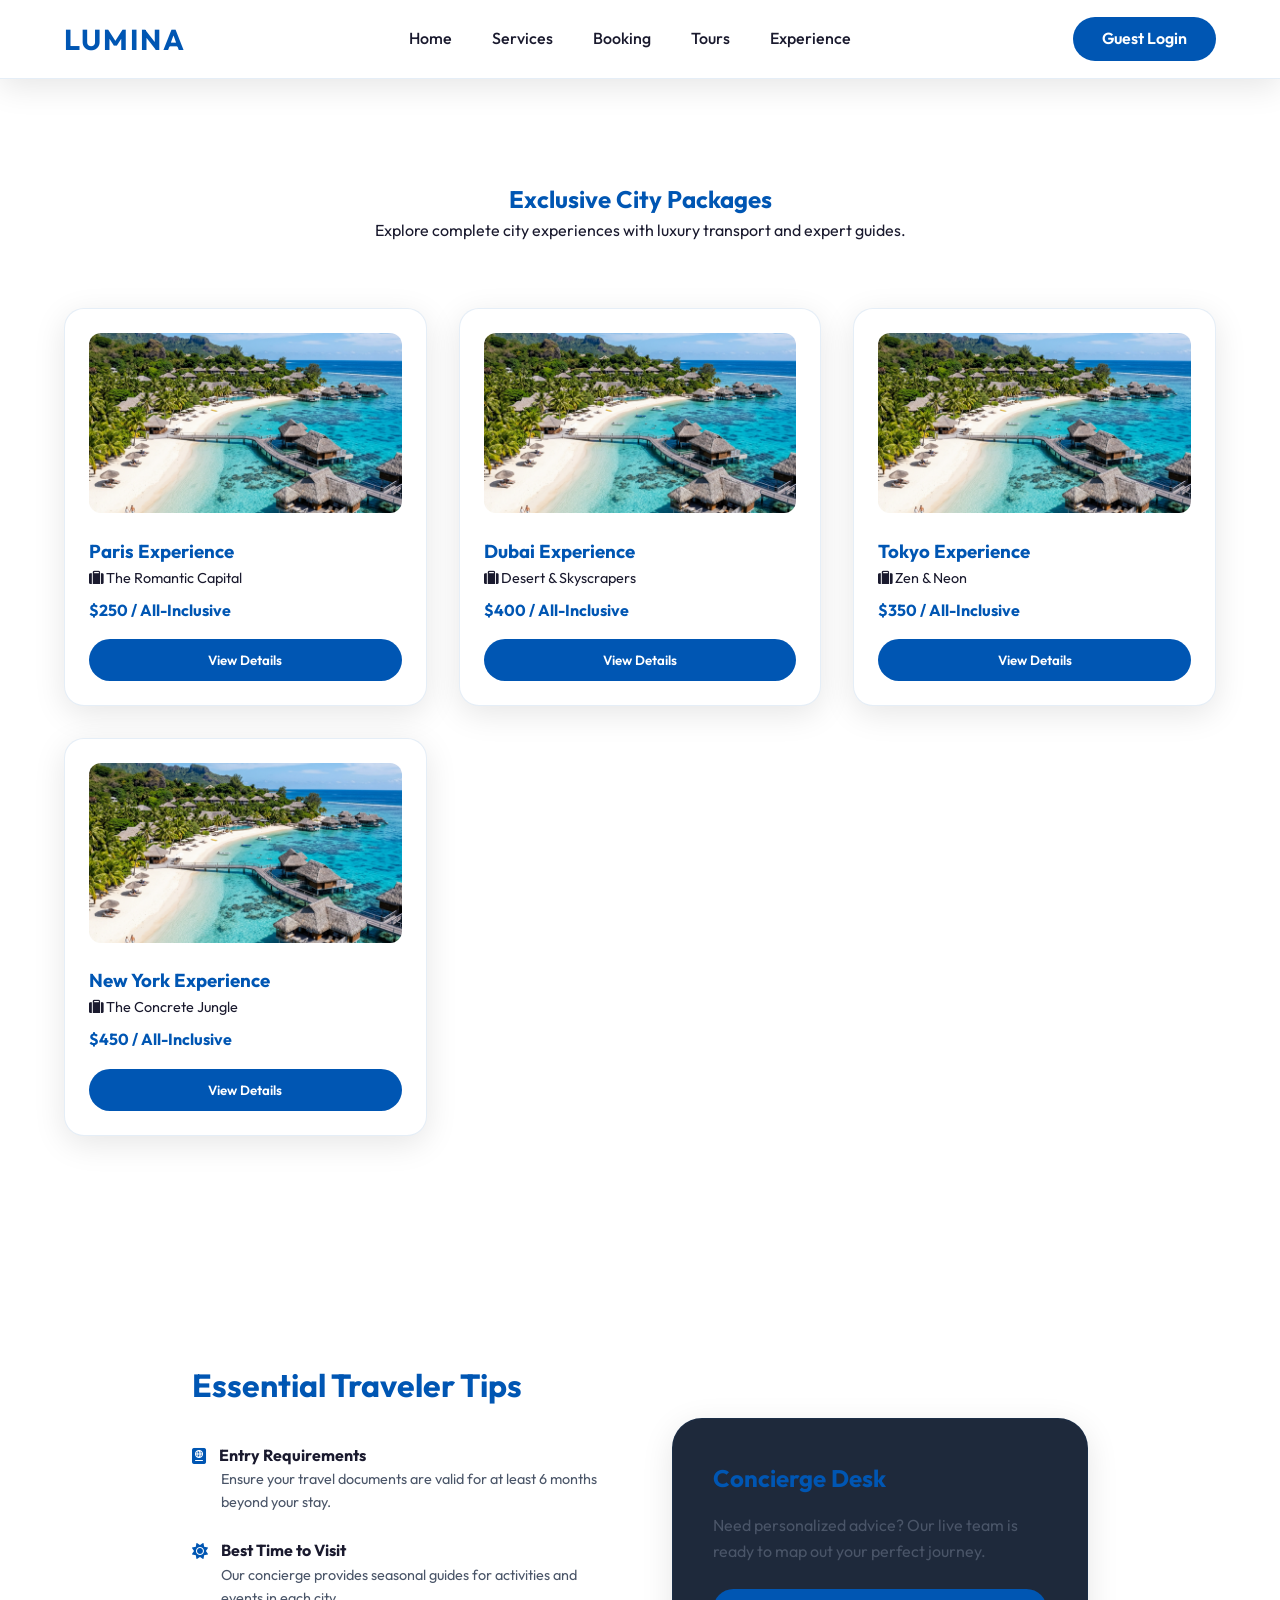
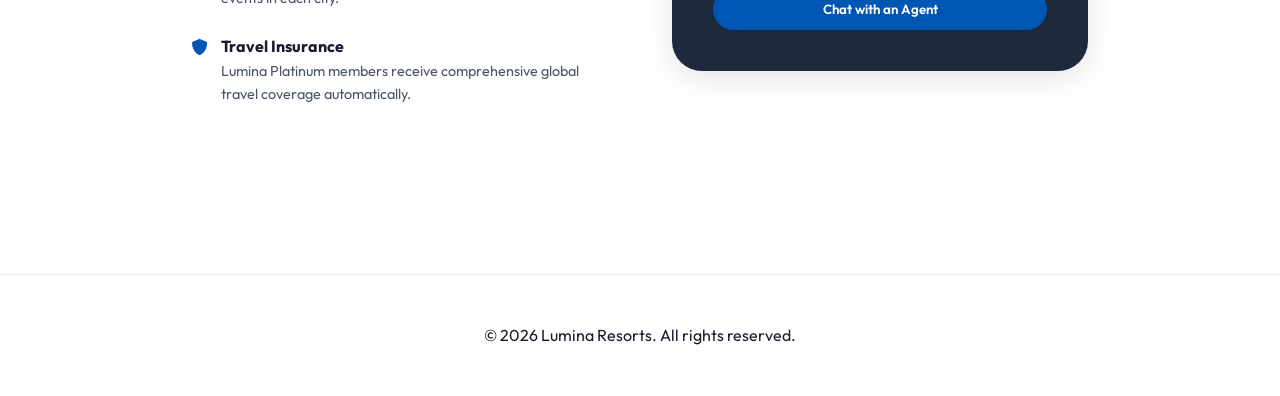
<file: tours.html>
<!DOCTYPE html>
<html lang="en">

<head>
    <meta charset="UTF-8">
    <meta name="viewport" content="width=device-width, initial-scale=1.0">
    <title>City Tours | Lumina Resorts</title>
    <link rel="stylesheet" href="css/style.css">
    <link rel="stylesheet" href="https://cdnjs.cloudflare.com/ajax/libs/font-awesome/6.0.0/css/all.min.css">
</head>

<body>
    <nav>


        <a href="index.html" class="logo">LUMINA</a>
        <ul class="nav-links" id="nav-links">
            <li><a href="index.html">Home</a></li>
            <li><a href="services.html">Services</a></li>
            <li><a href="booking.html">Booking</a></li>
            <li><a href="tours.html">Tours</a></li>
            <li><a href="experience.html">Experience</a></li>
        </ul>
        <a href="login.html" class="btn-login">Guest Login</a>
        <div class="hamburger" id="hamburger" onclick="this.classList.toggle('open'); document.getElementById('nav-links').classList.toggle('open');">
            <span></span><span></span><span></span>
        </div>
    </nav>

    <div style="height: 100px;"></div>

    <section class="container reveal">
        <div class="section-title">
            <h2 style="color: var(--secondary);">Exclusive City Packages</h2>
            <p>Explore complete city experiences with luxury transport and expert guides.</p>
        </div>




        <div id="tours-grid" class="grid">
            <!-- Tours injected by JS -->
        </div>
    </section>

    <section class="container reveal" style="background: rgba(255, 255, 255, 0.05); border-radius: 40px; margin: 0 5%;">
        <div class="grid tips-grid" style="grid-template-columns: 1fr 1fr; gap: 4rem; padding: 4rem; align-items: center;">
            <div>
                <h2 style="font-size: 2rem; color: var(--secondary); margin-bottom: 2rem;">Essential Traveler Tips</h2>
                <div style="margin-bottom: 1.5rem;">
                    <h4 style="display: flex; align-items: center; gap: 0.8rem;"><i class="fas fa-passport" style="color: var(--secondary);"></i> Entry Requirements</h4>
                    <p style="font-size: 0.9rem; color: var(--text-muted); margin-left: 1.8rem;">Ensure your travel documents are valid for at least 6 months beyond your stay.</p>
                </div>
                <div style="margin-bottom: 1.5rem;">
                    <h4 style="display: flex; align-items: center; gap: 0.8rem;"><i class="fas fa-sun" style="color: var(--secondary);"></i> Best Time to Visit</h4>
                    <p style="font-size: 0.9rem; color: var(--text-muted); margin-left: 1.8rem;">Our concierge provides seasonal guides for activities and events in each city.</p>
                </div>
                <div style="margin-bottom: 1.5rem;">
                    <h4 style="display: flex; align-items: center; gap: 0.8rem;"><i class="fas fa-shield-alt" style="color: var(--secondary);"></i> Travel Insurance</h4>
                    <p style="font-size: 0.9rem; color: var(--text-muted); margin-left: 1.8rem;">Lumina Platinum members receive comprehensive global travel coverage automatically.</p>
                </div>
            </div>
            <div class="reveal">
                <i class="fas fa-globe-americas" style="font-size: 15rem; color: var(--secondary); opacity: 0.1; position: absolute; right: 5%;"></i>
                <div style="background: #1e293b; padding: 2.5rem; border-radius: 30px; box-shadow: var(--shadow); position: relative; z-index: 1; border: 1px solid var(--glass-border);">
                    <h4 style="margin-bottom: 1rem; color: var(--secondary); font-size: 1.5rem;">Concierge Desk</h4>
                    <p style="font-size: 1rem; color: var(--text-muted);">Need personalized advice? Our live team is ready to map out your perfect journey.</p>
                    <button class="btn-primary" style="margin-top: 1.5rem; width: 100%;">Chat with an Agent</button>
                </div>
            </div>
        </div>
    </section>


    <!-- Tour Modal -->
    <div id="tour-modal" class="modal">
        <div class="modal-content">
            <span class="close-modal" onclick="closeTourModal()">&times;</span>
            <div id="tour-modal-body">
                <!-- Data injected via JS -->
            </div>
        </div>
    </div>

    <footer style="padding: 3rem 5%; text-align: center; border-top: 1px solid var(--glass-border);">
        <p>&copy; 2026 Lumina Resorts. All rights reserved.</p>
    </footer>

    <script src="js/main.js"></script>
</body>

</html>
</file>
<file: css/style.css>
﻿@import url('https://fonts.googleapis.com/css2?family=Outfit:wght@300;400;600;700&display=swap');

html {
    scroll-behavior: smooth;
}

:root {
    --primary: #ffffff;
    --secondary: #0056b3;
    --accent: #f0f4f8;
    --text: #1a1a2e;
    --text-muted: #4a5568;
    --glass: rgba(255, 255, 255, 0.9);
    --glass-border: rgba(0, 86, 179, 0.1);
    --shadow: 0 8px 32px 0 rgba(0, 0, 0, 0.1);
    --transition: all 0.3s cubic-bezier(0.4, 0, 0.2, 1);
}



* {
    margin: 0;
    padding: 0;
    box-sizing: border-box;
    font-family: 'Outfit', sans-serif;
}

body {
    background-color: var(--primary);
    color: var(--text);
    line-height: 1.6;
    overflow-x: hidden;
}

/* Hide Scrollbar */
::-webkit-scrollbar {
    display: none;
}

html {
    scrollbar-width: none; /* For Firefox */
}

/* Navigation */
nav {
    position: fixed;
    top: 0;
    width: 100%;
    padding: 1rem 5%;
    display: flex;
    justify-content: space-between;
    align-items: center;
    z-index: 1000;
    background: var(--glass);
    backdrop-filter: blur(10px);
    border-bottom: 1px solid var(--glass-border);
    box-shadow: var(--shadow);
    transition: var(--transition);
}

/* Home Page Hero Navigation */
body.home-page nav {
    background: transparent;
    padding: 2rem 5%;
    box-shadow: none;
    border-bottom: none;
    backdrop-filter: none;
}

body.home-page nav.scrolled {
    padding: 1rem 5%;
    background: var(--glass);
    backdrop-filter: blur(10px);
    border-bottom: 1px solid var(--glass-border);
    box-shadow: var(--shadow);
}



.logo {
    font-size: 1.8rem;
    font-weight: 700;
    color: var(--secondary);
    letter-spacing: 2px;
    text-decoration: none;
    transition: var(--transition);
}

/* White logo on home hero */
body.home-page nav:not(.scrolled) .logo {
    color: white;
}

.nav-links {
    display: flex;
    gap: 2.5rem;
    list-style: none;
}

.nav-links a {
    text-decoration: none;
    color: var(--text);
    font-weight: 500;
    transition: var(--transition);
    position: relative;
}

/* White links on home hero */
body.home-page nav:not(.scrolled) .nav-links a {
    color: white;
}

.nav-links a::after {
    content: '';
    position: absolute;
    bottom: -5px;
    left: 0;
    width: 0;
    height: 2px;
    background: var(--secondary);
    transition: var(--transition);
}

.nav-links a:hover::after {
    width: 100%;
}

.nav-links a:hover {
    color: var(--secondary);
}

.btn-login {
    background: var(--secondary);
    color: white;
    padding: 0.6rem 1.8rem;
    border-radius: 50px;
    font-weight: 600;
    text-decoration: none;
    transition: var(--transition);
}

.btn-login:hover {
    transform: translateY(-3px);
    box-shadow: 0 5px 15px rgba(0, 86, 179, 0.3);
}

/* Hero Section */
.hero {
    height: 100vh;
    background: linear-gradient(rgba(0, 0, 0, 0.4), rgba(0, 0, 0, 0.4)), url('../assets/hero_bg_new.png');
    background-size: cover;
    background-position: center;
    background-attachment: fixed;
    display: flex;
    flex-direction: column;
    justify-content: center;
    align-items: center;
    text-align: center;
    padding: 0 5%;
}

.hero h1 {
    font-size: 5.5rem;
    line-height: 1.1;
    margin-bottom: 1.5rem;
    color: white;
    text-shadow: 2px 2px 15px rgba(0, 0, 0, 0.3);
    animation: fadeInUp 1.2s ease;
}

.hero p {
    font-size: 1.4rem;
    color: white;
    max-width: 800px;
    margin-bottom: 2.5rem;
    opacity: 0.9;
}



/* Utility Classes */
.container {
    padding: 5rem 5%;
}

.section-title {
    text-align: center;
    margin-bottom: 4rem;
}

/* Grid Layouts */
.grid {
    display: grid;
    grid-template-columns: repeat(auto-fill, minmax(300px, 1fr));
    /* Use auto-fill instead of auto-fit to prevent stretching */
    gap: 2rem;
    align-items: start;
    /* Prevent cards from stretching vertically */
}

/* Cards */
.card {
    background: white;
    border: 1px solid var(--glass-border);
    border-radius: 20px;
    padding: 1.5rem;
    transition: var(--transition);
    cursor: pointer;
    box-shadow: var(--shadow);
}

.card:hover {
    transform: translateY(-10px) scale(1.02);
    box-shadow: 0 20px 40px rgba(0, 86, 179, 0.15);
}



.card img {
    width: 100%;
    height: 180px;
    object-fit: cover;
    border-radius: 12px;
    margin-bottom: 1rem;
    transition: transform 0.5s ease;
}

.card:hover img {
    transform: scale(1.05);
}


/* Filter Bar */
.filter-bar {
    margin: 0 auto 3rem auto;
    display: flex;
    justify-content: center;
    gap: 1rem;
    max-width: 600px;
}

.search-input {
    width: 100%;
}

input,
select {
    background: white;
    border: 1px solid #cbd5e0;
    padding: 0.8rem 1.2rem;
    border-radius: 50px;
    color: var(--text);
    outline: none;
    width: 100%;
    transition: var(--transition);
}

input:focus,
select:focus {
    border-color: var(--secondary);
    box-shadow: 0 0 10px rgba(0, 86, 179, 0.1);
}



/* Modal Styles */
.modal {
    display: none;
    position: fixed;
    top: 0;
    left: 0;
    width: 100%;
    height: 100%;
    background: rgba(0, 0, 0, 0.7);
    z-index: 2000;
    backdrop-filter: blur(8px);
    overflow-y: auto;
    padding: 2rem;
}

.modal-content {
    background: white;
    max-width: 1100px;
    margin: 1rem auto;
    border-radius: 24px;
    position: relative;
    padding: 0;
    /* Remove padding for header image */
    overflow: hidden;
    animation: fadeInUp 0.4s ease;
}

.modal-body {
    padding: 2.5rem;
}

.close-modal {
    position: absolute;
    top: 1rem;
    right: 1.5rem;
    font-size: 2rem;
    color: white;
    background: rgba(0, 0, 0, 0.3);
    width: 40px;
    height: 40px;
    border-radius: 50%;
    display: flex;
    align-items: center;
    justify-content: center;
    cursor: pointer;
    z-index: 10;
}

.btn-primary {
    background: var(--secondary);
    color: white;
    padding: 0.8rem 1.5rem;
    border: none;
    border-radius: 50px;
    font-weight: 600;
    cursor: pointer;
    transition: var(--transition);
    position: relative;
    overflow: hidden;
    z-index: 1;
}

.btn-primary::before {
    content: '';
    position: absolute;
    top: 50%;
    left: 50%;
    width: 0;
    height: 0;
    background: rgba(255, 255, 255, 0.2);
    border-radius: 50%;
    transform: translate(-50%, -50%);
    transition: width 0.6s ease, height 0.6s ease;
    z-index: -1;
}

.btn-primary:hover::before {
    width: 300px;
    height: 300px;
}

.btn-primary:hover {
    box-shadow: 0 8px 20px rgba(0, 86, 179, 0.3);
    transform: translateY(-2px);
}


/* Form Helper Classes */
.input-grid {
    display: grid;
    grid-template-columns: 1fr 1fr;
    gap: 1.5rem;
    margin-bottom: 1.5rem;
}

.input-group {
    text-align: left;
    margin-bottom: 1rem;
}

.input-group label {
    display: block;
    font-size: 0.9rem;
    color: var(--text-muted);
    margin-bottom: 0.5rem;
    padding-left: 1rem;
}

.full-width {
    grid-column: span 2;
}

textarea {
    width: 100%;
    padding: 1rem;
    border-radius: 20px;
    border: 1px solid #cbd5e0;
    min-height: 120px;
    font-family: inherit;
    outline: none;
}


/* Tour Specific */
.tour-details-grid {
    display: grid;
    grid-template-columns: 1fr 1fr;
    gap: 2.5rem;
}

.viewpoint-list {
    list-style: none;
    margin-top: 1rem;
}

.viewpoint-item {
    display: flex;
    align-items: center;
    gap: 1rem;
    padding: 0.8rem;
    background: var(--accent);
    border-radius: 12px;
    margin-bottom: 0.8rem;
}

.car-badge {
    display: flex;
    align-items: center;
    gap: 1.5rem;
    padding: 1.5rem;
    background: var(--accent);
    border-radius: 20px;
    margin: 1.5rem 0;
}

.car-img {
    width: 120px;
    height: 80px;
    object-fit: cover;
    border-radius: 10px;
}

/* Animations */
@keyframes fadeInUp {
    from {
        opacity: 0;
        transform: translateY(20px);
    }

    to {
        opacity: 1;
        transform: translateY(0);
    }
}

/* ============================================
   HAMBURGER (hidden on desktop)
   ============================================ */
.hamburger {
    display: none;
    flex-direction: column;
    gap: 5px;
    cursor: pointer;
    z-index: 1100;
    padding: 4px;
}

.hamburger span {
    display: block;
    width: 25px;
    height: 2px;
    background: var(--secondary);
    border-radius: 2px;
    transition: var(--transition);
}

body.home-page nav:not(.scrolled) .hamburger span {
    background: white;
}

/* ============================================
   ABOVE 800px — LAPTOP / DESKTOP
   ============================================ */
@media (min-width: 801px) {
    .hamburger { display: none; }
    .nav-links { display: flex; }
    .btn-login { display: inline-block; }
}

/* ============================================
   260px – 800px — PHONE
   ============================================ */
@media (min-width: 260px) and (max-width: 800px) {

    /* Nav */
    .hamburger { display: flex; }
    .btn-login { display: none; }

    nav {
        padding: 0.9rem 5%;
    }

    body.home-page nav {
        padding: 0.9rem 5%;
    }

    .logo { font-size: 1.5rem; }

    .nav-links {
        display: none;
        position: fixed;
        top: 0;
        left: 0;
        width: 100%;
        height: 100vh;
        background: rgba(255, 255, 255, 0.98);
        flex-direction: column;
        justify-content: center;
        align-items: center;
        gap: 2rem;
        z-index: 1050;
        font-size: 1.2rem;
    }

    .nav-links.open { display: flex; }
    .nav-links a { color: var(--text) !important; }

    /* Hero */
    .hero {
        background-attachment: scroll;
        padding: 0 6%;
        height: 100svh;
    }

    .hero h1 {
        font-size: 2rem;
        line-height: 1.2;
        margin-bottom: 1rem;
    }

    .hero p {
        font-size: 0.95rem;
        margin-bottom: 1.5rem;
    }

    .hero h1, .hero p {
        animation: fadeInUp 1s both;
    }

    .hero div {
        animation: none !important;
        opacity: 1 !important;
        transform: none !important;
    }

    .hero .btn-primary {
        display: inline-block !important;
        width: auto !important;
        padding: 0.85rem 2.2rem !important;
        font-size: 0.95rem;
        position: relative;
        z-index: 5;
    }

    /* Layout */
    .container { padding: 2.5rem 5%; }

    .section-title { margin-bottom: 2rem; }
    .section-title h2 { font-size: 1.6rem; }
    .section-title p  { font-size: 0.9rem; }

    /* All grids → single column */
    .grid,
    .review-grid,
    .gallery-grid,
    .tips-grid {
        grid-template-columns: 1fr !important;
        gap: 1.2rem;
        padding: 0 !important;
    }

    .tour-details-grid { grid-template-columns: 1fr; gap: 1.5rem; }

    /* Cards */
    .card { padding: 1.2rem; }
    .card img { height: 160px; }

    /* Filter bar */
    .filter-bar {
        flex-direction: column;
        gap: 0.8rem;
        max-width: 100%;
    }

    /* Forms */
    .input-grid {
        grid-template-columns: 1fr;
        gap: 0;
    }
    .full-width { grid-column: span 1; }

    /* Modal */
    .modal { padding: 0; }
    .modal-content {
        margin: 0;
        border-radius: 0;
        min-height: 100vh;
        width: 100%;
    }
    .modal-body { padding: 1.2rem; }
    .close-modal { top: 0.8rem; right: 1rem; }

    /* Login */
    .login-container { padding: 1.5rem; }
    .login-card {
        padding: 2rem 1.2rem;
        border-radius: 20px;
    }

    /* Rating form */
    .rating-form-card {
        padding: 1.2rem;
        margin: 1.5rem auto;
    }

    /* Subscribe row */
    .subscribe-row,
    div[style*="display: flex"][style*="gap: 1rem"] {
        flex-direction: column !important;
        align-items: stretch !important;
    }

    /* Conscious luxury section padding */
    div[style*="border-radius: 40px"][style*="padding: 4rem"] {
        padding: 1.5rem !important;
        border-radius: 20px !important;
    }

    /* Unrivaled comfort padding-left */
    div[style*="padding-left: 2rem"] {
        padding-left: 0 !important;
        margin-top: 1rem;
    }

    /* Review card */
    .review-card { padding: 1.5rem; }

    /* Car badge */
    .car-badge { flex-direction: column; align-items: flex-start; }
    .car-img { width: 100%; height: 120px; }
}

/* ============================================
   BELOW 260px — VERY SMALL SCREENS
   ============================================ */
@media (max-width: 259px) {

    nav { padding: 0.7rem 4%; }
    .logo { font-size: 1.1rem; letter-spacing: 1px; }
    .hamburger span { width: 20px; }

    .hero {
        background-attachment: scroll;
        padding: 0 4%;
        height: 100svh;
    }

    .hero h1 {
        font-size: 1.4rem;
        line-height: 1.2;
        margin-bottom: 0.8rem;
    }

    .hero p {
        font-size: 0.78rem;
        margin-bottom: 1rem;
    }

    .hero div {
        animation: none !important;
        opacity: 1 !important;
        transform: none !important;
    }

    .hero .btn-primary {
        display: inline-block !important;
        width: auto !important;
        padding: 0.65rem 1.4rem !important;
        font-size: 0.8rem;
        position: relative;
        z-index: 5;
    }

    .container { padding: 1.5rem 4%; }
    .section-title h2 { font-size: 1.2rem; }
    .section-title p  { font-size: 0.78rem; }

    .grid,
    .review-grid,
    .gallery-grid,
    .tips-grid {
        grid-template-columns: 1fr !important;
        gap: 1rem;
        padding: 0 !important;
    }

    .card { padding: 1rem; border-radius: 14px; }
    .card img { height: 120px; }

    .btn-primary { padding: 0.6rem 1.2rem; font-size: 0.8rem; }

    .filter-bar { flex-direction: column; gap: 0.6rem; }

    .input-grid { grid-template-columns: 1fr; gap: 0; }
    .full-width { grid-column: span 1; }

    .modal { padding: 0; }
    .modal-content { margin: 0; border-radius: 0; min-height: 100vh; }
    .modal-body { padding: 0.8rem; }

    .login-container { padding: 1rem; }
    .login-card { padding: 1.5rem 1rem; border-radius: 16px; }

    .nav-links {
        display: none;
        position: fixed;
        top: 0; left: 0;
        width: 100%; height: 100vh;
        background: rgba(255,255,255,0.98);
        flex-direction: column;
        justify-content: center;
        align-items: center;
        gap: 1.5rem;
        z-index: 1050;
        font-size: 1rem;
    }
    .nav-links.open { display: flex; }
    .btn-login { display: none; }
    .hamburger { display: flex; }
}

/* Login Page Specific */
.login-container {
    min-height: 100vh;
    display: flex;
    justify-content: center;
    align-items: center;
    background: radial-gradient(circle at top right, #e1e8f0, #f0f4f8);
    padding: 2rem;
}

.login-card {
    width: 100%;
    max-width: 450px;
    padding: 4rem 3rem;
    background: white;
    border: 1px solid var(--glass-border);
    border-radius: 40px;
    text-align: center;
    box-shadow: 0 20px 60px rgba(0, 0, 0, 0.1);
}

/* Review & Experience Page */
.review-grid {
    display: grid;
    grid-template-columns: repeat(auto-fill, minmax(350px, 1fr));
    gap: 2.5rem;
}

.review-card {
    background: white;
    border-radius: 30px;
    padding: 2.5rem;
    box-shadow: var(--shadow);
    border: 1px solid var(--glass-border);
    transition: var(--transition);
}

.review-card:hover {
    transform: translateY(-5px);
    box-shadow: 0 15px 45px rgba(0, 0, 0, 0.12);
}

.profile-header {
    display: flex;
    align-items: center;
    gap: 1.5rem;
    margin-bottom: 1.5rem;
}

.profile-img {
    width: 70px;
    height: 70px;
    border-radius: 50%;
    object-fit: cover;
    border: 3px solid var(--secondary);
}

.profile-info h4 {
    font-size: 1.2rem;
    color: var(--text);
}

.profile-info span {
    font-size: 0.85rem;
    color: var(--text-muted);
}

.rating {
    color: #ffc107;
    /* Star Gold */
    margin: 1rem 0;
    font-size: 1.1rem;
}

.review-text {
    font-style: italic;
    color: var(--text-muted);
    line-height: 1.8;
}

.badge-gender {
    padding: 0.3rem 0.8rem;
    border-radius: 20px;
    font-size: 0.75rem;
    font-weight: 600;
    text-transform: uppercase;
    margin-top: 0.5rem;
    display: inline-block;
}

.male { background: rgba(0, 86, 179, 0.1); color: var(--secondary); }
.female { background: rgba(255, 105, 180, 0.1); color: #ff69b4; }

.rating-form-card {
    max-width: 600px;
    margin: 4rem auto;
    padding: 3rem;
}

/* Reveal Animations */
.reveal {
    opacity: 0;
    transform: translateY(30px);
    transition: all 0.8s cubic-bezier(0.17, 0.55, 0.55, 1);
}

.reveal.active {
    opacity: 1;
    transform: translateY(0);
}

/* Delay classes for grid items */
.reveal:nth-child(1) { transition-delay: 0.1s; }
.reveal:nth-child(2) { transition-delay: 0.2s; }
.reveal:nth-child(3) { transition-delay: 0.3s; }
.reveal:nth-child(4) { transition-delay: 0.4s; }


/* Hero Content Animation */

.hero h1, .hero p, .hero div {
    animation: fadeInUp 1.2s both;
}

.hero p { animation-delay: 0.2s; }
.hero div { animation-delay: 0.4s; }

/* Sticky Header on scroll */
nav.scrolled {
    padding: 0.8rem 5%;
    background: rgba(255, 255, 255, 0.95);
    box-shadow: 0 4px 20px rgba(0,0,0,0.08);
}
</file>
